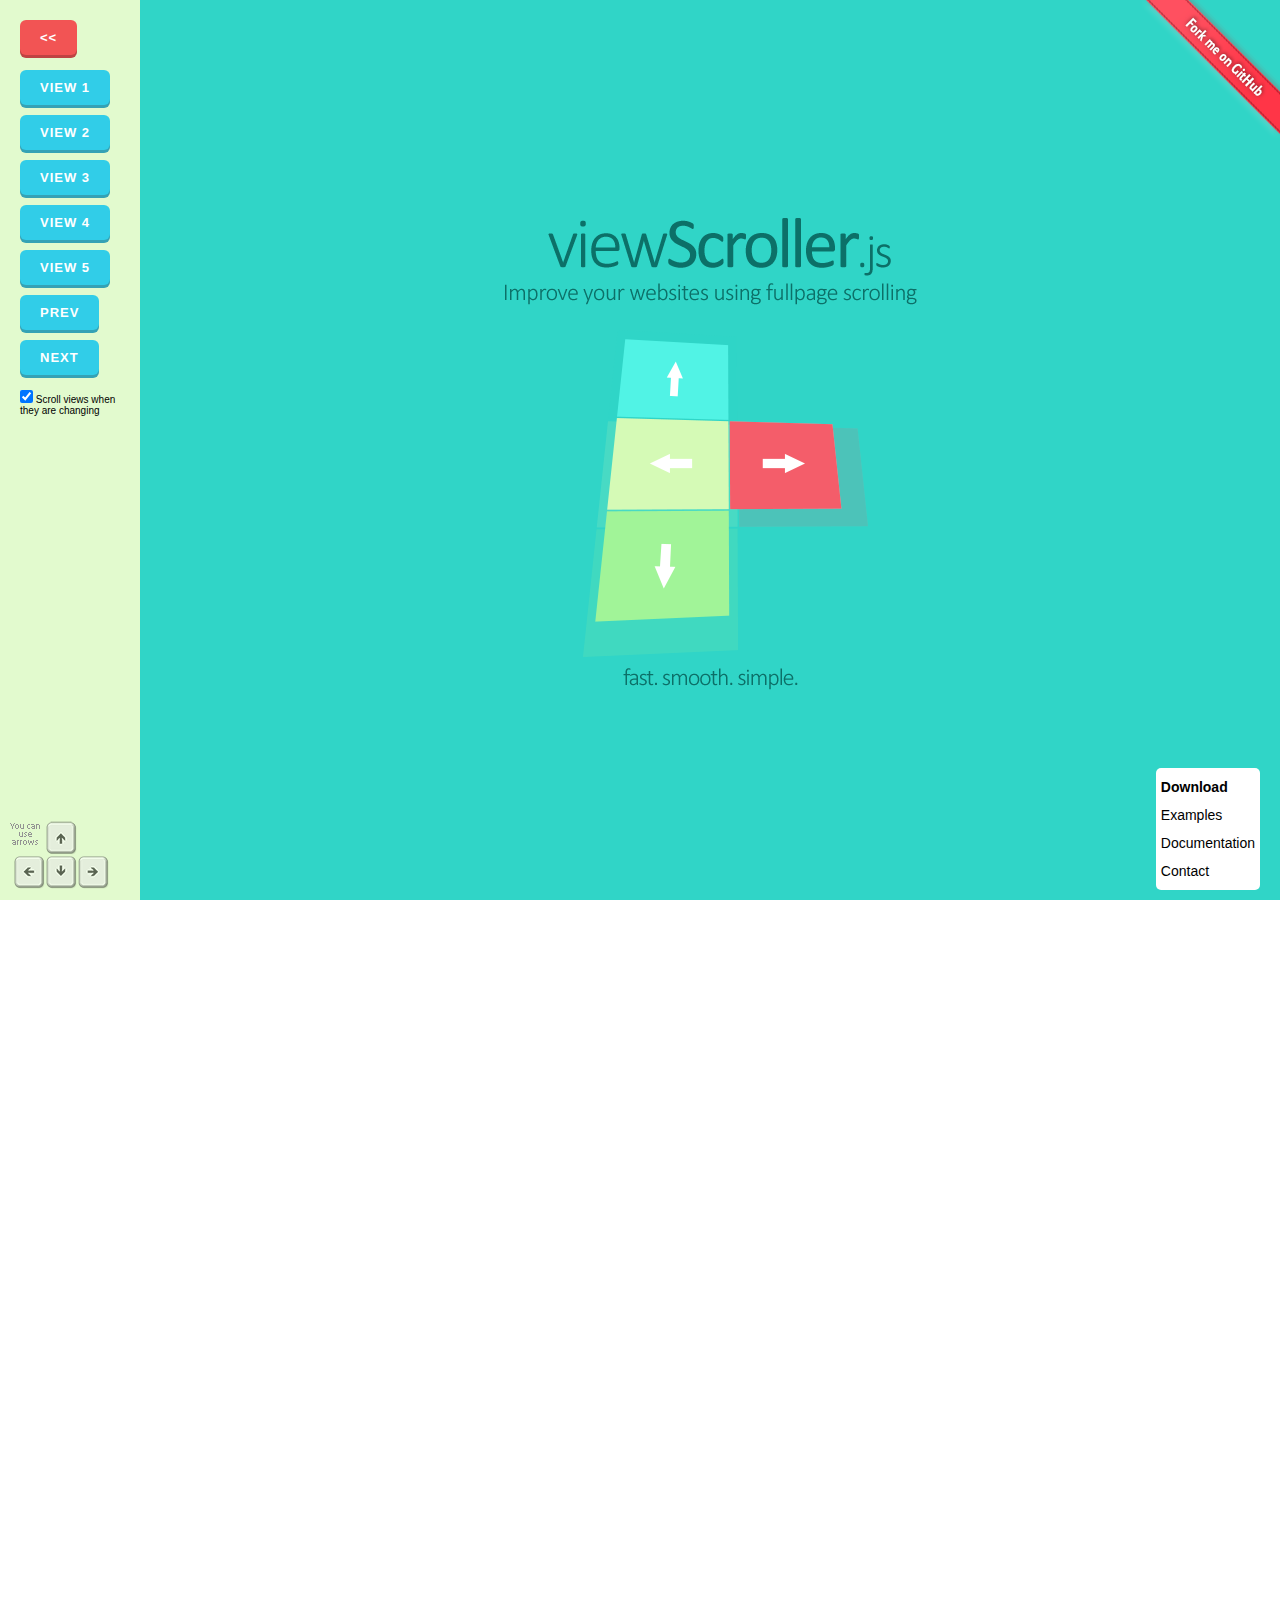
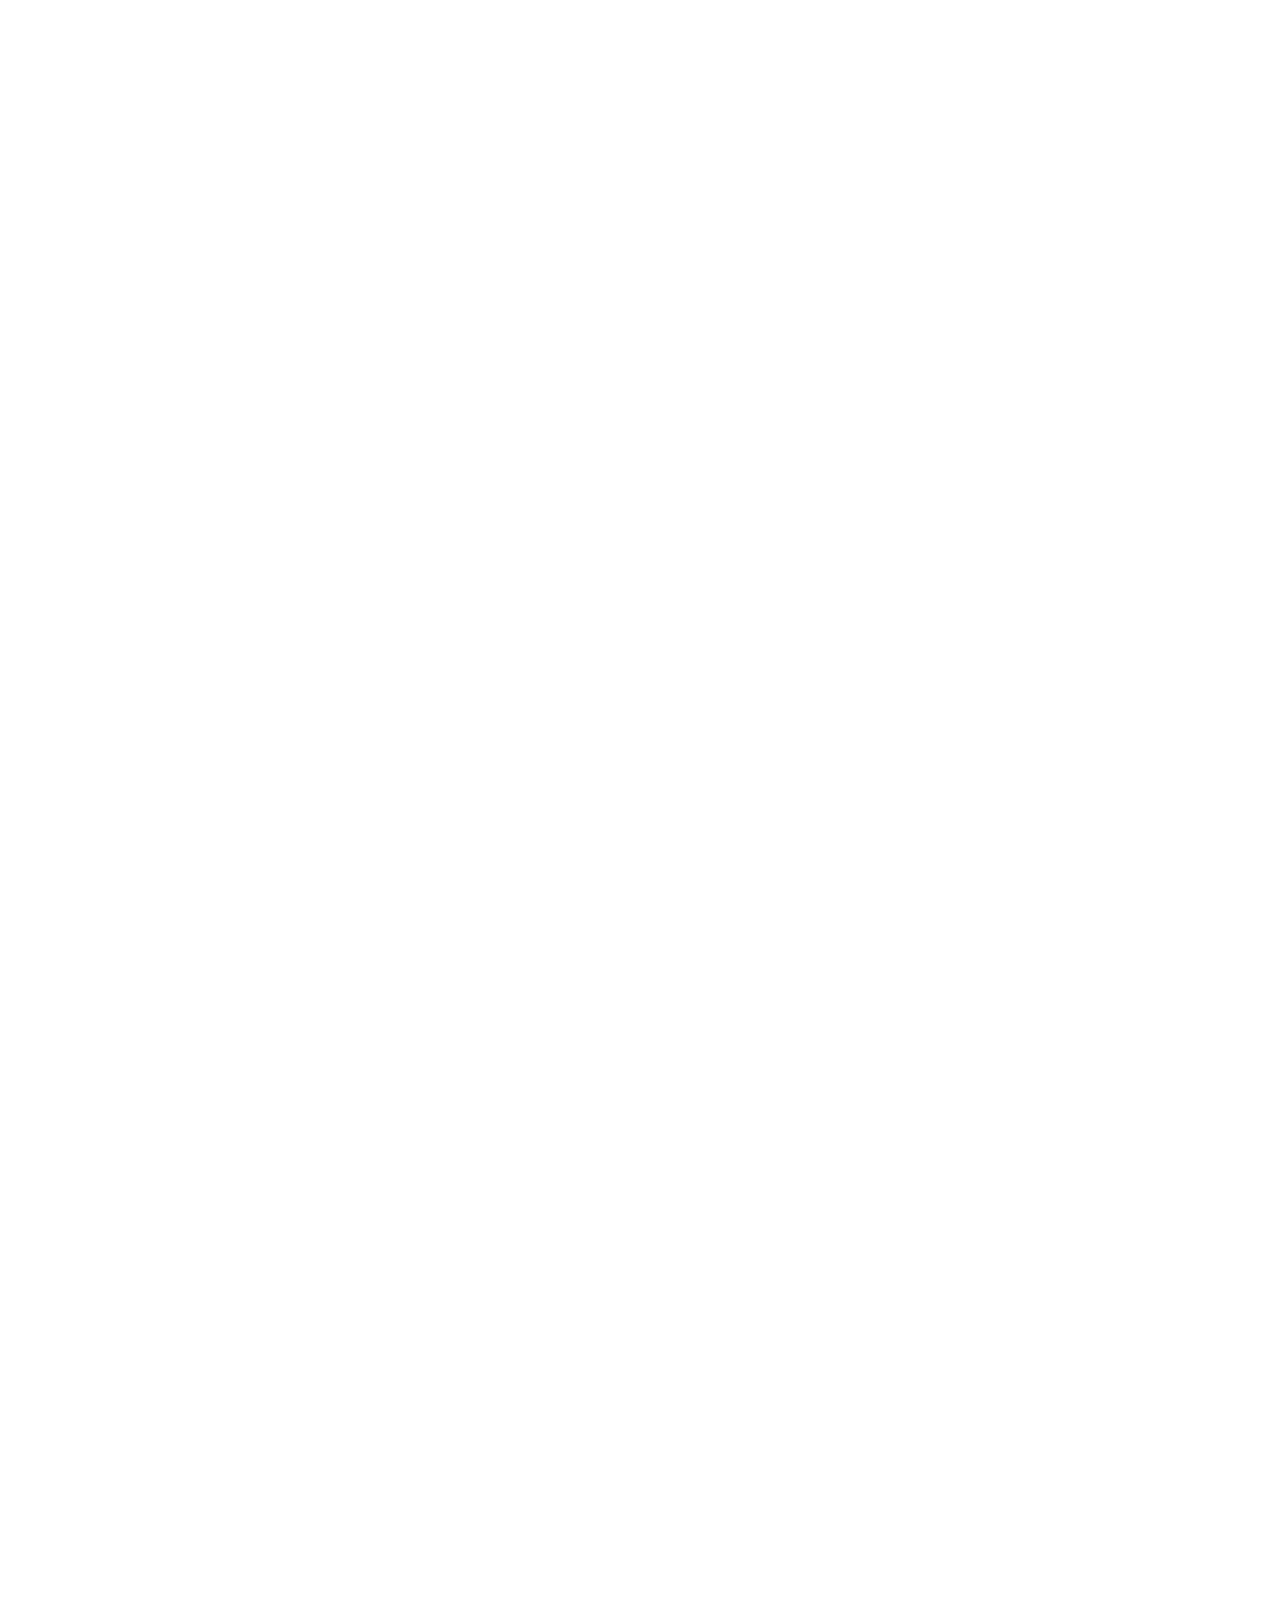
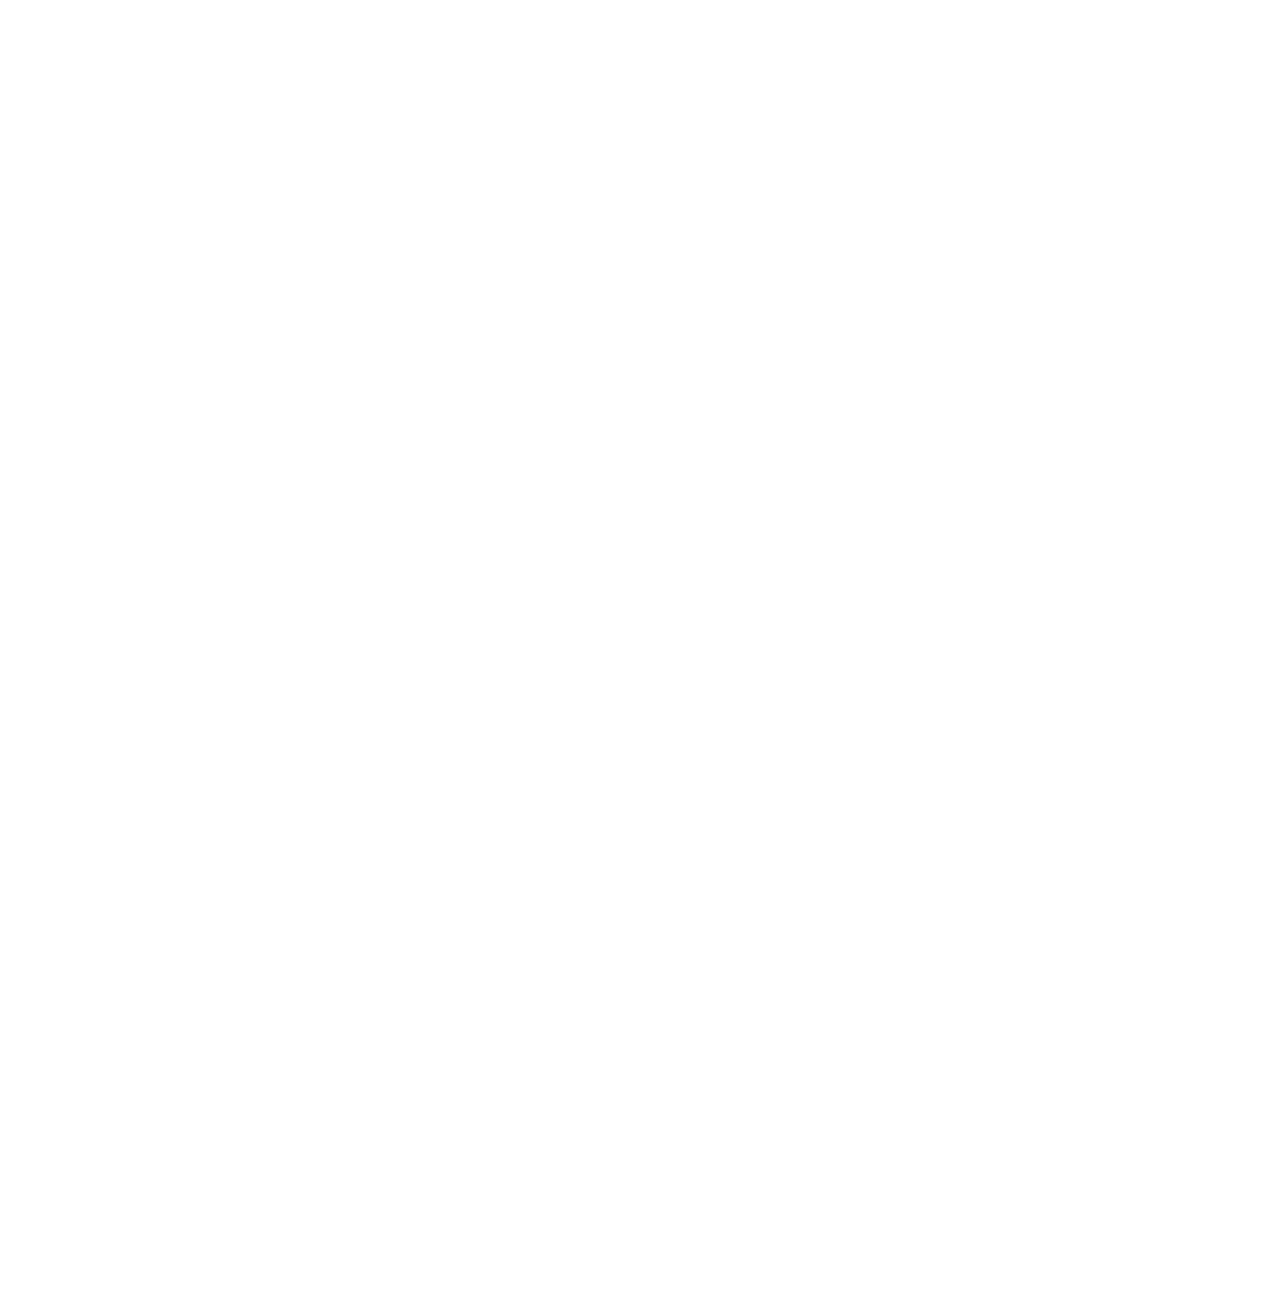
<file: index.html>
﻿<!DOCTYPE html>
<html>

<head>
    <meta charset="utf-8">
    <meta name="viewport" content="width=device-width, initial-scale=1.0, user-scalable=no">
    <meta name="author" content="Copyright (c) 2016 Marcin Gierczak (www.viewdesic.com)">
    <meta name="description" content="viewScroller plugin by Marcin Gierczak. This plugin allows creating fullscreen scrollable webpage." />
    <meta name="keywords" content="viewScroller, fullscreen, html fullpage, scroll page, page scrolling, page scroll, full scroll" />
    <title>viewScroller - Fullpage scrolling plugin</title>
    <link rel="stylesheet" type="text/css" href="viewScroller.css">
    <link rel="stylesheet" type="text/css" href="examples.css">
    <style>
        /* Styles specific for this example */
        
        .menu {
            left: 20px;
        }
        
        .menu-text {
            right: 20px;
        }
        
        .arrows {
            left: 10px;
        }
    </style>
</head>

<body>
    <a href="https://github.com/marge/viewScroller.js"><img src="images/forkme-github.png" alt="Fork me on GitHub" class="forkme"></a>

    <div class="menu">
        <div class="buttons-section-fxd">
            <button id="hidePanel" class="btn-own btn-own-hidepanel raised center">&lt;&lt;</button>
        </div>
        <div class="buttons-section">
            <a href="#view-1" class="vs-anchor"><button class="btn-own btn-own-changeview raised center">View 1</button></a>
        </div>
        <div class="buttons-section">
            <a href="#view-2" class="vs-anchor"><button class="btn-own btn-own-changeview raised center">View 2</button></a>
        </div>
        <div class="buttons-section">
            <a href="#view-3" class="vs-anchor"><button class="btn-own btn-own-changeview raised center">View 3</button></a>
        </div>
        <div class="buttons-section">
            <a href="#view-4" class="vs-anchor"><button class="btn-own btn-own-changeview raised center">View 4</button></a>
        </div>
        <div class="buttons-section">
            <a href="#view-5" class="vs-anchor"><button class="btn-own btn-own-changeview raised center">View 5</button></a>
        </div>
        <div class="buttons-section">
            <button class="btn-own btn-own-changeview raised center vs-mainview-prev">prev</button>
        </div>
        <div class="buttons-section">
            <button class="btn-own btn-own-changeview raised center vs-mainview-next">next</button>
        </div>
        <div class="scroll-checkbox">
            <input id="scroll" type="checkbox" checked>
            <label for="scroll">Scroll views when they are changing</label>
        </div>
    </div>

    <div class="menu-text">
        <a href="http://www.viewdesic.com/viewscroller/distribution/viewscroller.zip"><b>Download</b></a><br>
        <a href="#" class="examples-show">Examples</a><br>
        <a href="http://www.github.com/viewdesic">Documentation</a><br>
        <a href="mailto:marcin.gierczak@viewdesic.com">Contact</a>
    </div>

    <img src="images/arrows.png" alt="You can use arrows to change a view" class="arrows">

    <div class="panel"></div>

    <div class="examples">
        <h1>Examples</h1>
        <ul>
            <li><a href="examples/basic.html" class="link">Basic</a></li>
            <li><a href="examples/basic-scrollbar.html" class="link">Basic with scrollbar</a></li>
            <li><a href="index.html" class="link">Panel left</a></li>
            <li><a href="examples/panel-right.html" class="link">Panel right</a></li>
            <li><a href="examples/panel-left-right.html" class="link">Panel left-right</a></li>
            <li><a href="examples/panel-left-fixed.html" class="link">Panel left <b>fixed</b></a></li>
            <li><a href="examples/panel-right-fixed.html" class="link">Panel right <b>fixed</b></a></li>
            <li><a href="examples/backgrounds.html" class="link">Backgrounds</a></li>
            <li><a href="examples/views-normal-page.html" class="link">Views + normal page</a></li>
            <li><a href="examples/header-footer.html" class="link">Header + footer page</a></li>
            <li><a href="examples/all-functions.html" class="link">All functions</a></li>
            <br>
            <li><a href="#" onclick="javascript: $('.examples').hide()" class="link-small">&lt;&lt; close examples</a></li>
        </ul>
    </div>

    <div class="mainbag">
        <div vs-anchor="view-1" class="mainview view1">
            <div class="vs-center-wrap">
                <div class="vs-center">
                    <img src="images/viewscroller-logo.png" alt="viewScroller logo" class="logo">
                </div>
            </div>
        </div>
        <div vs-anchor="view-2" class="mainview">
            <div class="subbag">
                <div vs-anchor="subview-a" class="subview subview-a">
                    <div class="box">
                        <div class="info">
                            Subview A
                            <div class="pos">
                                <input type="button" value="&lt;" class="vs-subview-prev">
                                <a href="#subview-a" class="vs-anchor"><input type="button" value="A"></a>
                                <a href="#subview-b" class="vs-anchor"><input type="button" value="B"></a>
                                <a href="#subview-c" class="vs-anchor"><input type="button" value="C"></a>
                                <input type="button" value="&gt;" class="vs-subview-next">
                            </div>
                        </div>
                    </div>
                </div>
                <div vs-anchor="subview-b" class="subview subview-b">
                    <div class="box">
                        <div class="info">
                            Subview B
                            <div class="pos">
                                <input type="button" value="&lt;" class="vs-subview-prev">
                                <a href="#subview-a" class="vs-anchor"><input type="button" value="A"></a>
                                <a href="#subview-b" class="vs-anchor"><input type="button" value="B"></a>
                                <a href="#subview-c" class="vs-anchor"><input type="button" value="C"></a>
                                <input type="button" value="&gt;" class="vs-subview-next">
                            </div>
                        </div>
                    </div>
                </div>
                <div vs-anchor="subview-c" class="subview subview-c">
                    <div class="box">
                        <div class="info">
                            Subview C
                            <div class="pos">
                                <input type="button" value="&lt;" class="vs-subview-prev">
                                <a href="#subview-a" class="vs-anchor"><input type="button" value="A"></a>
                                <a href="#subview-b" class="vs-anchor"><input type="button" value="B"></a>
                                <a href="#subview-c" class="vs-anchor"><input type="button" value="C"></a>
                                <input type="button" value="&gt;" class="vs-subview-next">
                            </div>
                        </div>
                    </div>
                </div>
            </div>
        </div>
        <div vs-anchor="view-3" class="mainview view3">
            <div class="box">
                <div class="info">View 3</div>
            </div>
        </div>
        <div vs-anchor="view-4" class="mainview">
            <div class="subbag">
                <div vs-anchor="subview-d" class="subview subview-d">
                    <div class="box">
                        <div class="info">
                            Subview D
                            <div class="pos">
                                <input type="button" value="&lt;" class="vs-subview-prev">
                                <a href="#subview-d" class="vs-anchor"><input type="button" value="D"></a>
                                <a href="#subview-e" class="vs-anchor"><input type="button" value="E"></a>
                                <input type="button" value="&gt;" class="vs-subview-next">
                            </div>
                        </div>
                    </div>
                </div>
                <div vs-anchor="subview-e" class="subview subview-e">
                    <div class="box">
                        <div class="info">
                            Subview E
                            <div class="pos">
                                <input type="button" value="&lt;" class="vs-subview-prev">
                                <a href="#subview-d" class="vs-anchor"><input type="button" value="D"></a>
                                <a href="#subview-e" class="vs-anchor"><input type="button" value="E"></a>
                                <input type="button" value="&gt;" class="vs-subview-next">
                            </div>
                        </div>
                    </div>
                </div>
            </div>
        </div>
        <div vs-anchor="view-5" class="mainview view5">
            <div class="box">
                <div class="info">View 5</div>
            </div>
        </div>
    </div>

    <script src="jquery-3.1.0.min.js"></script>
    <script src="jquery.easing.1.3.js"></script>
    <script src="jquery.mousewheel.min.js"></script>
    <script src="viewScroller.js"></script>
    <script>
        $(document).ready(function() {

            // Sets viewScroller with sample events
            $('.mainbag').viewScroller({
                useScrollbar: false,
                beforeChange: function() {
                    console.log('beforeChange fired!');
                    return false; // It means that views change will be terminated
                },
                afterChange: function() {
                    console.log('afterChange fired!');
                },
                beforeResize: function() {
                    console.log('beforeResize fired!');
                },
                afterResize: function() {
                    console.log('afterResize fired!');
                }
            });

            // Sets start params for MENU
            $('.mainbag').css({
                'left': '140px'
            });
            $.fn.viewScroller.setSpaceMainBag(140); // Sets 140px space for MENU

            // Show / hide menu panel
            $('#hidePanel').on('click', function() {
                if ($('.panel').css('display') !== 'none') {
                    $('#hidePanel').text('>>');
                    $('.panel').hide();
                    $('.mainbag').css({
                        'left': '0px'
                    });
                    $.fn.viewScroller.setSpaceMainBag(0); // sets mainbag's width when panel is closed
                } else {
                    $('#hidePanel').text('<<');
                    $('.panel').show();
                    $('.mainbag').css({
                        'left': '140px'
                    });
                    $.fn.viewScroller.setSpaceMainBag(140); // sets mainbag's width when panel is open
                }
            });

            //Show / hide examples panel
            $('.examples').hide();
            $('.examples-show').click(function() {
                $('.examples').toggle();
            });

            // Turnon / turnoff the scroll views when they are animate
            $('#scroll').on('click', function() {
                if ($('#scroll').prop("checked")) {
                    $.fn.viewScroller.setChangeWhenAnim(true);
                } else {
                    $.fn.viewScroller.setChangeWhenAnim(false);
                }
            });

        });
    </script>
</body>

</html>
</file>
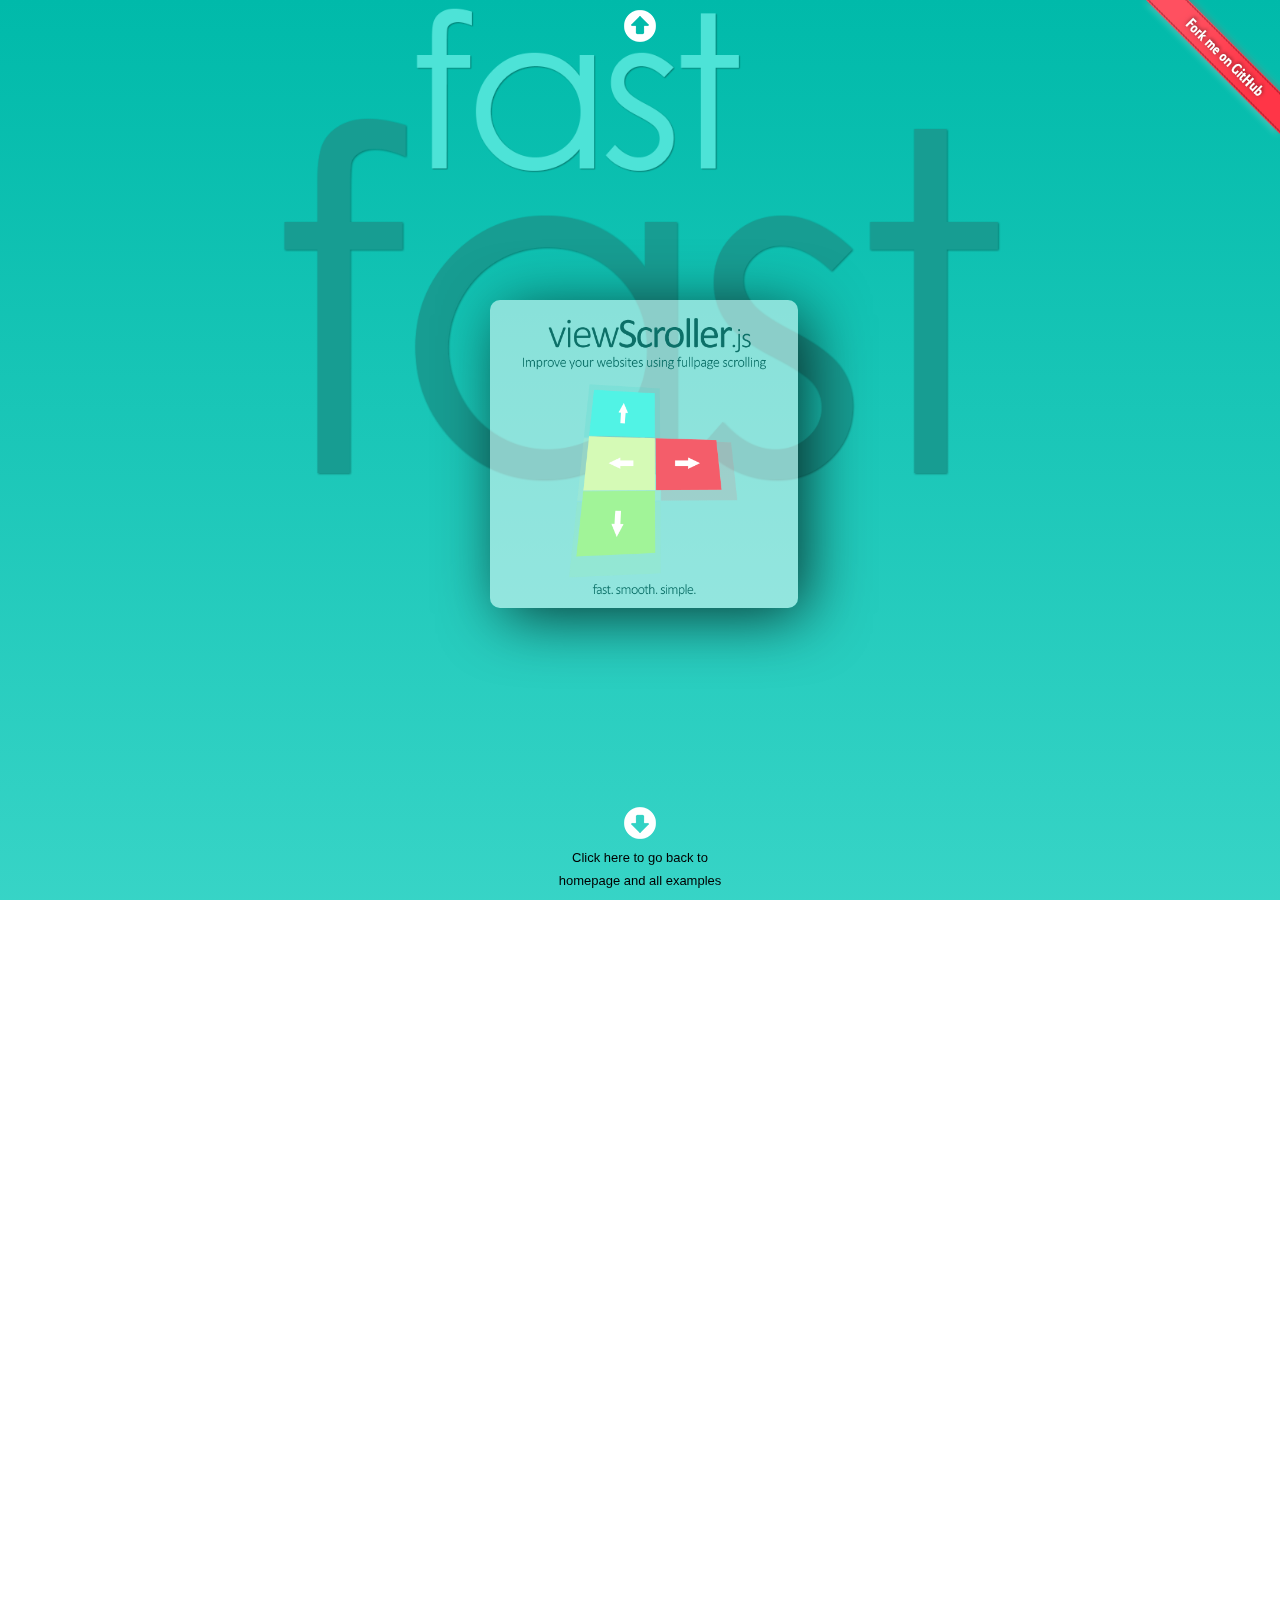
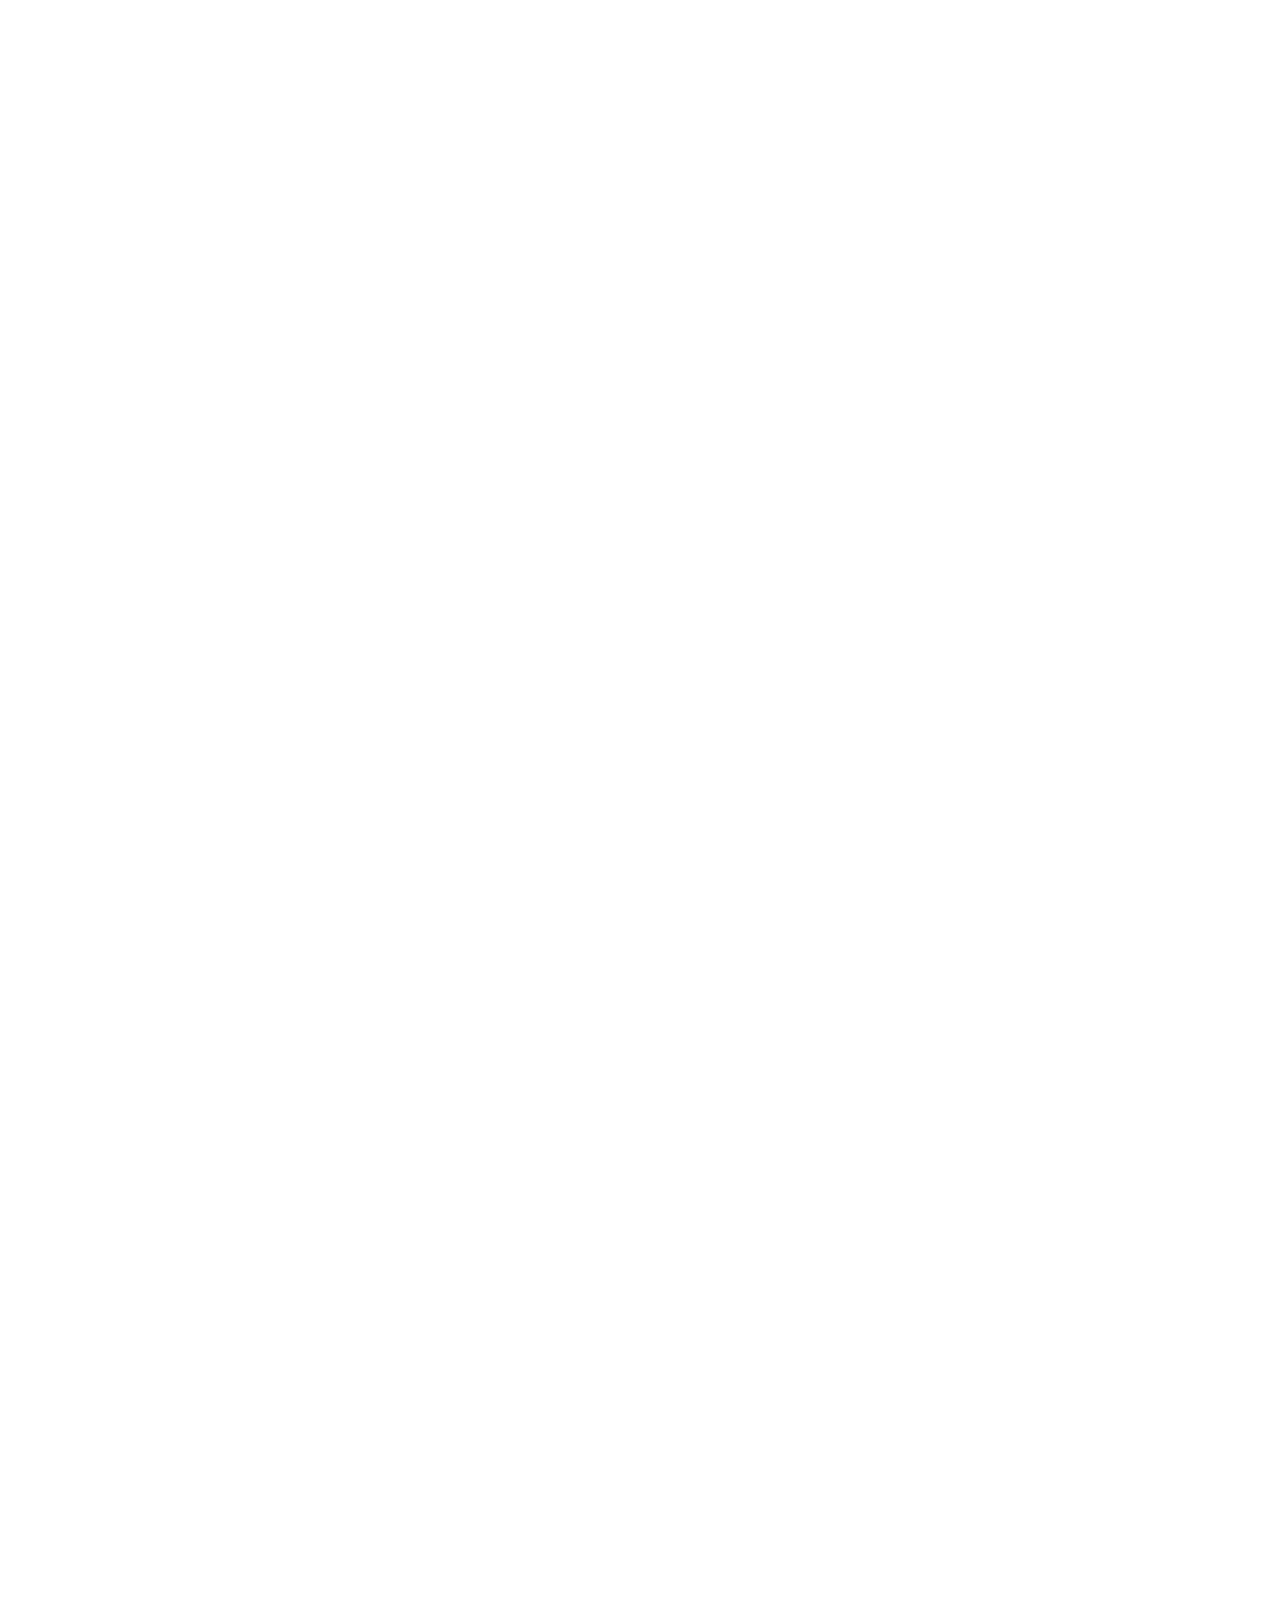
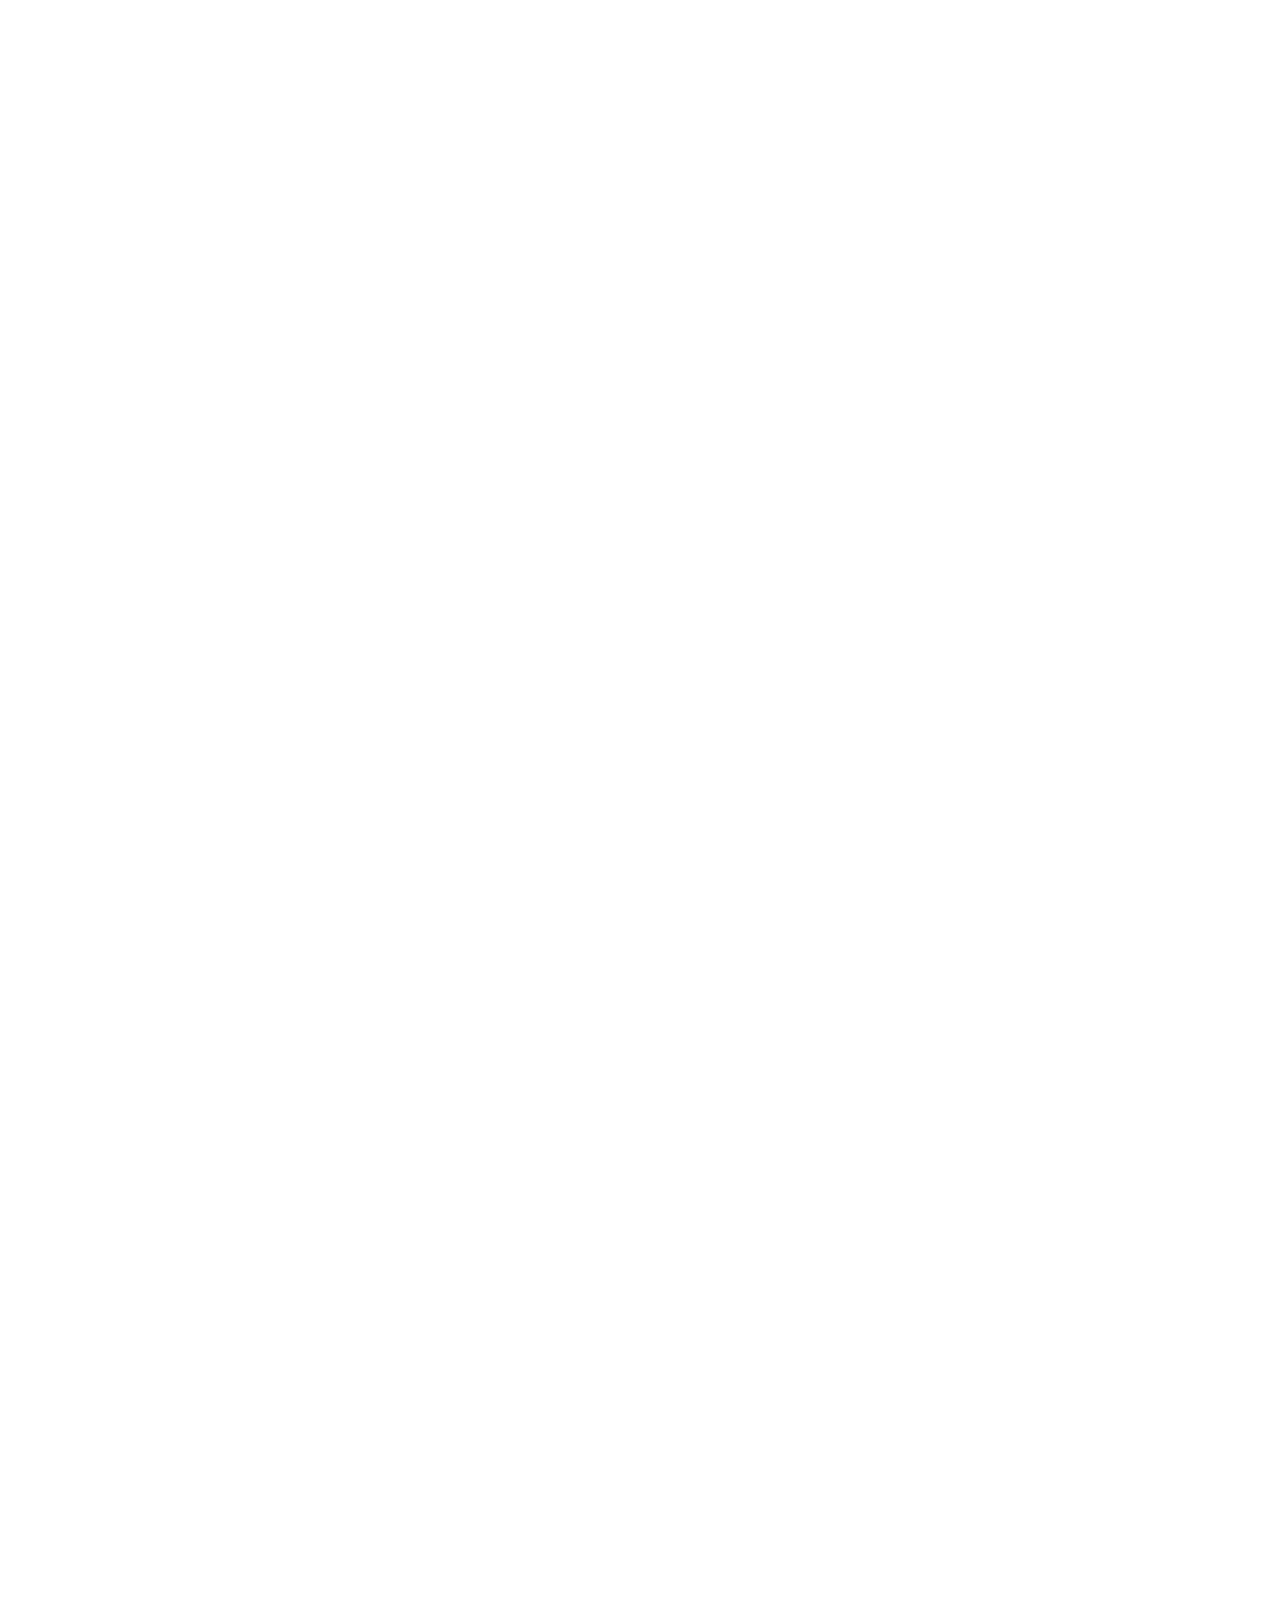
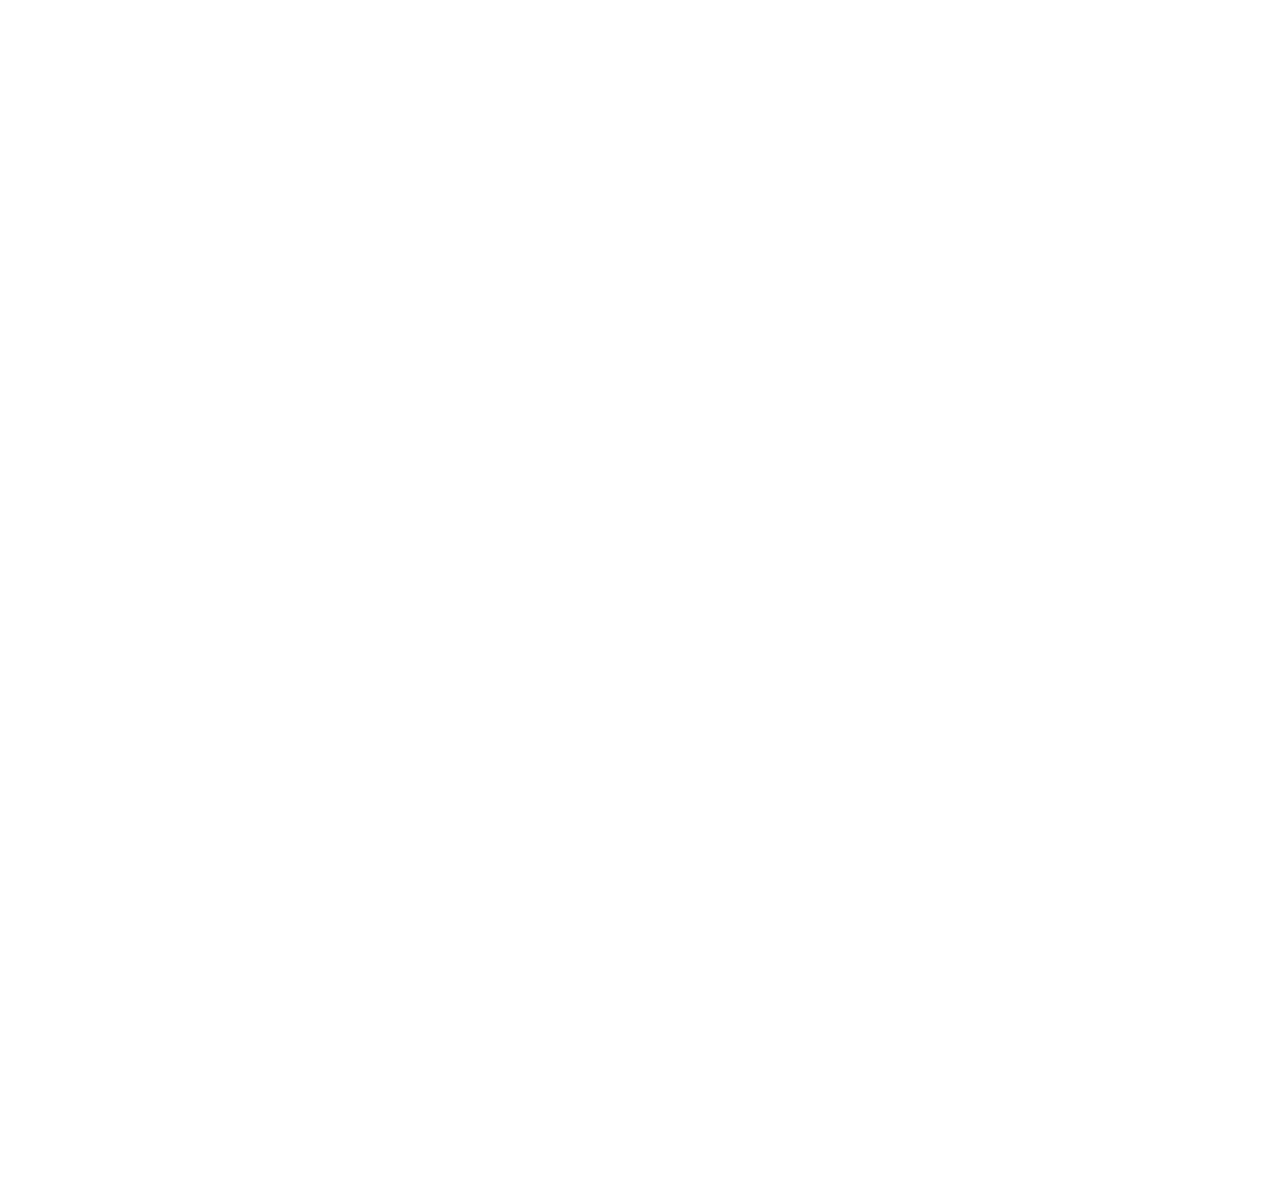
<file: examples/extra-sample.html>
﻿<!DOCTYPE html>
<html>

<head>
    <meta charset="utf-8">
    <meta name="viewport" content="width=device-width, initial-scale=1.0, user-scalable=no">
    <meta name="author" content="Copyright (c) 2016 Marcin Gierczak (www.viewdesic.com)">
    <meta name="description" content="viewScroller plugin by Marcin Gierczak. This plugin allows creating fullscreen scrollable webpage." />
    <meta name="keywords" content="viewScroller, fullscreen, html fullpage, scroll page, page scrolling, page scroll, full scroll" />
    <title>viewScroller - Extra example</title>
    <link rel="stylesheet" type="text/css" href="../viewScroller.css">
    <style>
        /* Custom views styles */
        
        .view1 {
            background: #00baaa;
            background: -webkit-linear-gradient(#00baaa, #7af4e9);
            background: -o-linear-gradient(#00baaa, #7af4e9);
            background: -moz-linear-gradient(#00baaa, #7af4e9);
            background: linear-gradient(#00baaa, #7af4e9);
        }
        
        .view2 {
            background: #26bece;
            background: -webkit-linear-gradient(#7af4e9, #26bece);
            background: -o-linear-gradient(#7af4e9, #26bece);
            background: -moz-linear-gradient(#7af4e9, #26bece);
            background: linear-gradient(#7af4e9, #26bece);
        }
        
        .view3 {
            background: #26bece;
            background: -webkit-linear-gradient(#26bece, #1c93a0);
            background: -o-linear-gradient(#26bece, #1c93a0);
            background: -moz-linear-gradient(#26bece, #1c93a0);
            background: linear-gradient(#26bece, #1c93a0);
        }
        /* Styles specific for this example */
        
        a {
            text-decoration: none;
            font-size: 13px;
            color: #000;
        }
        
        .menu-up {
            position: fixed;
            top: 10px;
            margin-left: -16px;
            left: 50%;
            width: 32px;
            font-family: Arial;
            font-size: 20px;
            z-index: 10;
        }
        
        .menu-down {
            position: fixed;
            bottom: 10px;
            margin-left: -100px;
            left: 50%;
            width: 200px;
            font-family: Arial;
            font-size: 20px;
            z-index: 10;
            text-align: center;
        }
        
        .forkme {
            position: fixed;
            z-index: 30;
            top: 0;
            right: 0;
            border: 0;
        }
        
        .logo {
            position: fixed;
            z-index: 30;
            top: 50%;
            left: 50%;
            margin-top: -150px;
            margin-left: -150px;
            max-width: 288px;
            max-height: 288px;
            background: rgba(255, 255, 255, .5);
            padding: 10px 10px;
            border-radius: 10px;
            -webkit-box-shadow: 10px 10px 63px -4px rgba(0, 0, 0, 0.75);
            -moz-box-shadow: 10px 10px 63px -4px rgba(0, 0, 0, 0.75);
            box-shadow: 10px 10px 63px -4px rgba(0, 0, 0, 0.75);
			-webkit-transition: box-shadow .5s ease;
			-moz-transition: box-shadow .5s ease;
			-o-transition: box-shadow .5s ease;
			transition: box-shadow .5s ease;
        }
		
		.logo:hover {
			-webkit-box-shadow: 5px 5px 30px -4px rgba(0, 0, 0, 0.75);
            -moz-box-shadow: 5px 5px 30px -4px rgba(0, 0, 0, 0.75);
            box-shadow: 5px 5px 30px -4px rgba(0, 0, 0, 0.75);
		}
		
		.logo:active {
			-webkit-box-shadow: 0 0 rgba(0, 0, 0, 0.75);
            -moz-box-shadow: 0 0 rgba(0, 0, 0, 0.75);
            box-shadow: 0 0 rgba(0, 0, 0, 0.75);
		}
        
        .inscription {
            width: 80vw;
            min-width: 600px;
            max-width: 1300px;
        }
        
        .up:hover,
        .down:hover {
            -webkit-filter: opacity(.5);
			-moz-filter: opacity(.5);
			-ms-filter: "progid:DXImageTransform.Microsoft.Alpha(Opacity=50)";
            filter: opacity(.5);
        }
        
        input[type="button"] {
            -webkit-appearance: none;
            display: inline-block;
            padding: 5px 10px;
            font-size: 12px;
            cursor: pointer;
            text-align: center;
            text-decoration: none;
            outline: none;
            color: #000;
            background-color: #fff;
            border: none;
            border-radius: 5px;
            box-shadow: 0 2px #000;
        }
        /* Extends predefined vs-center class */
        
        .vs-center {
            position: fixed;
            font-family: Arial, Tahoma;
            font-size: 50px;
            color: rgba(0, 0, 0, .6)
        }
        
        .vs-center-fixed {
            position: fixed;
            font-family: Arial, Tahoma;
            font-size: 50px;
            color: rgba(0, 0, 0, .6)
        }
    </style>
</head>

<body>
    <a href="https://github.com/Viewdesic/viewScroller.js"><img src="../images/forkme-github.png" alt="Fork me on GitHub" class="forkme"></a>

    <div class="menu-up">
        <a class="vs-mainview-prev"><img src="../images/up.png" class="up"></a>
    </div>

    <div class="menu-down">
        <a class="vs-mainview-next"><img src="../images/down.png" class="down"></a><br>
        <a href="../index.html">Click here to go back to homepage and all examples</a><br>
    </div>

    <a href="../index.html"><img src="../images/viewscroller-logo.png" alt="viewScroller logo" class="logo"></a>

    <div class="mainbag">
        <div vs-anchor="view-1" class="mainview view1">
            <img src="../images/fast.png" class="inscription">
        </div>
        <div vs-anchor="view-2" class="mainview view2">
            <img src="../images/smooth.png" class="inscription">
        </div>
        <div vs-anchor="view-3" class="mainview view3">
            <img src="../images/simple.png" class="inscription">
        </div>
    </div>

    <script src="../jquery-3.1.0.min.js"></script>
    <script src="../jquery.easing.min.js"></script>
    <script src="../jquery.mousewheel.min.js"></script>
    <script src="../viewScroller.js"></script>
    <script>
        $(document).ready(function() {

            // Sets viewScroller
            $('.mainbag').viewScroller({
                animSpeedMainView: 2000,
                animEffectMainViewCss3: 'cubic-bezier(0.42, 0, 0.58, 1)',
                useScrollbar: false,
                changeWhenAnim: false,
                viewsHeight: [2000, 2000, 2000]
            });

        });
    </script>
</body>

</html>
</file>
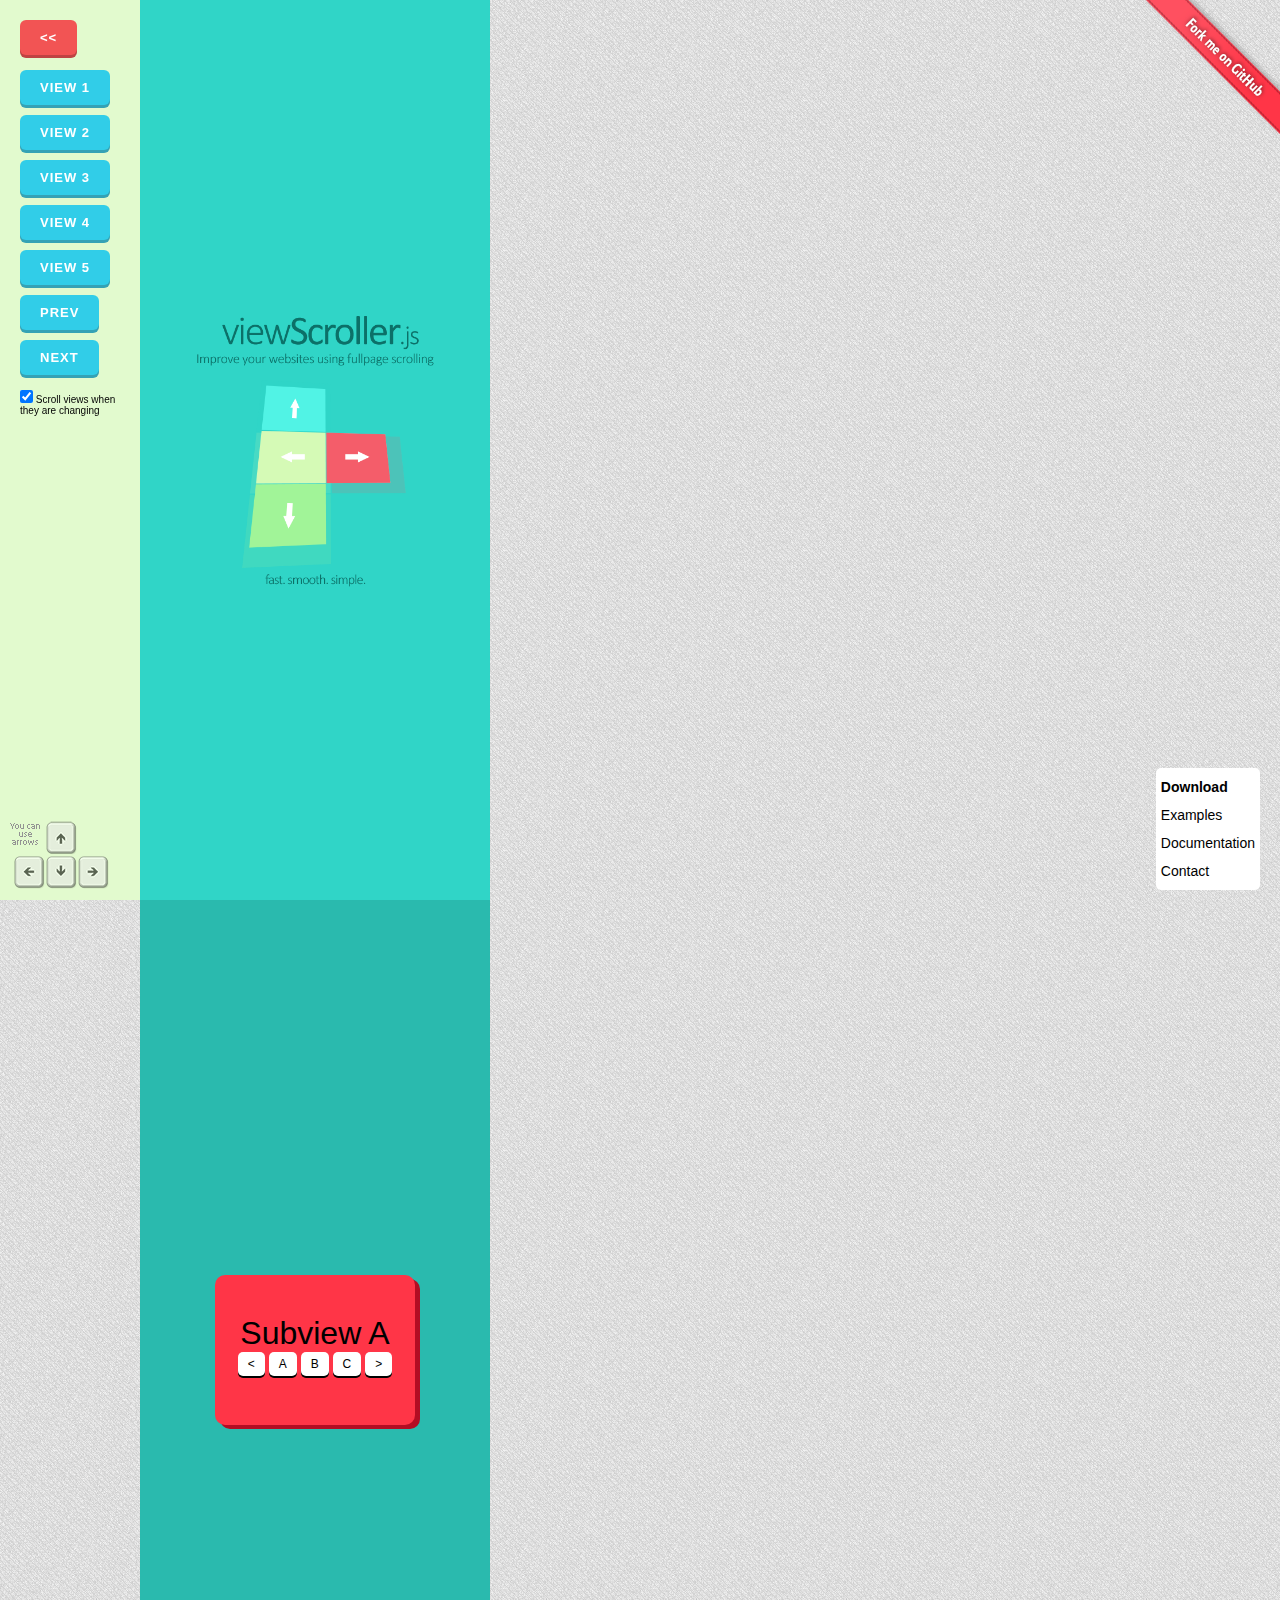
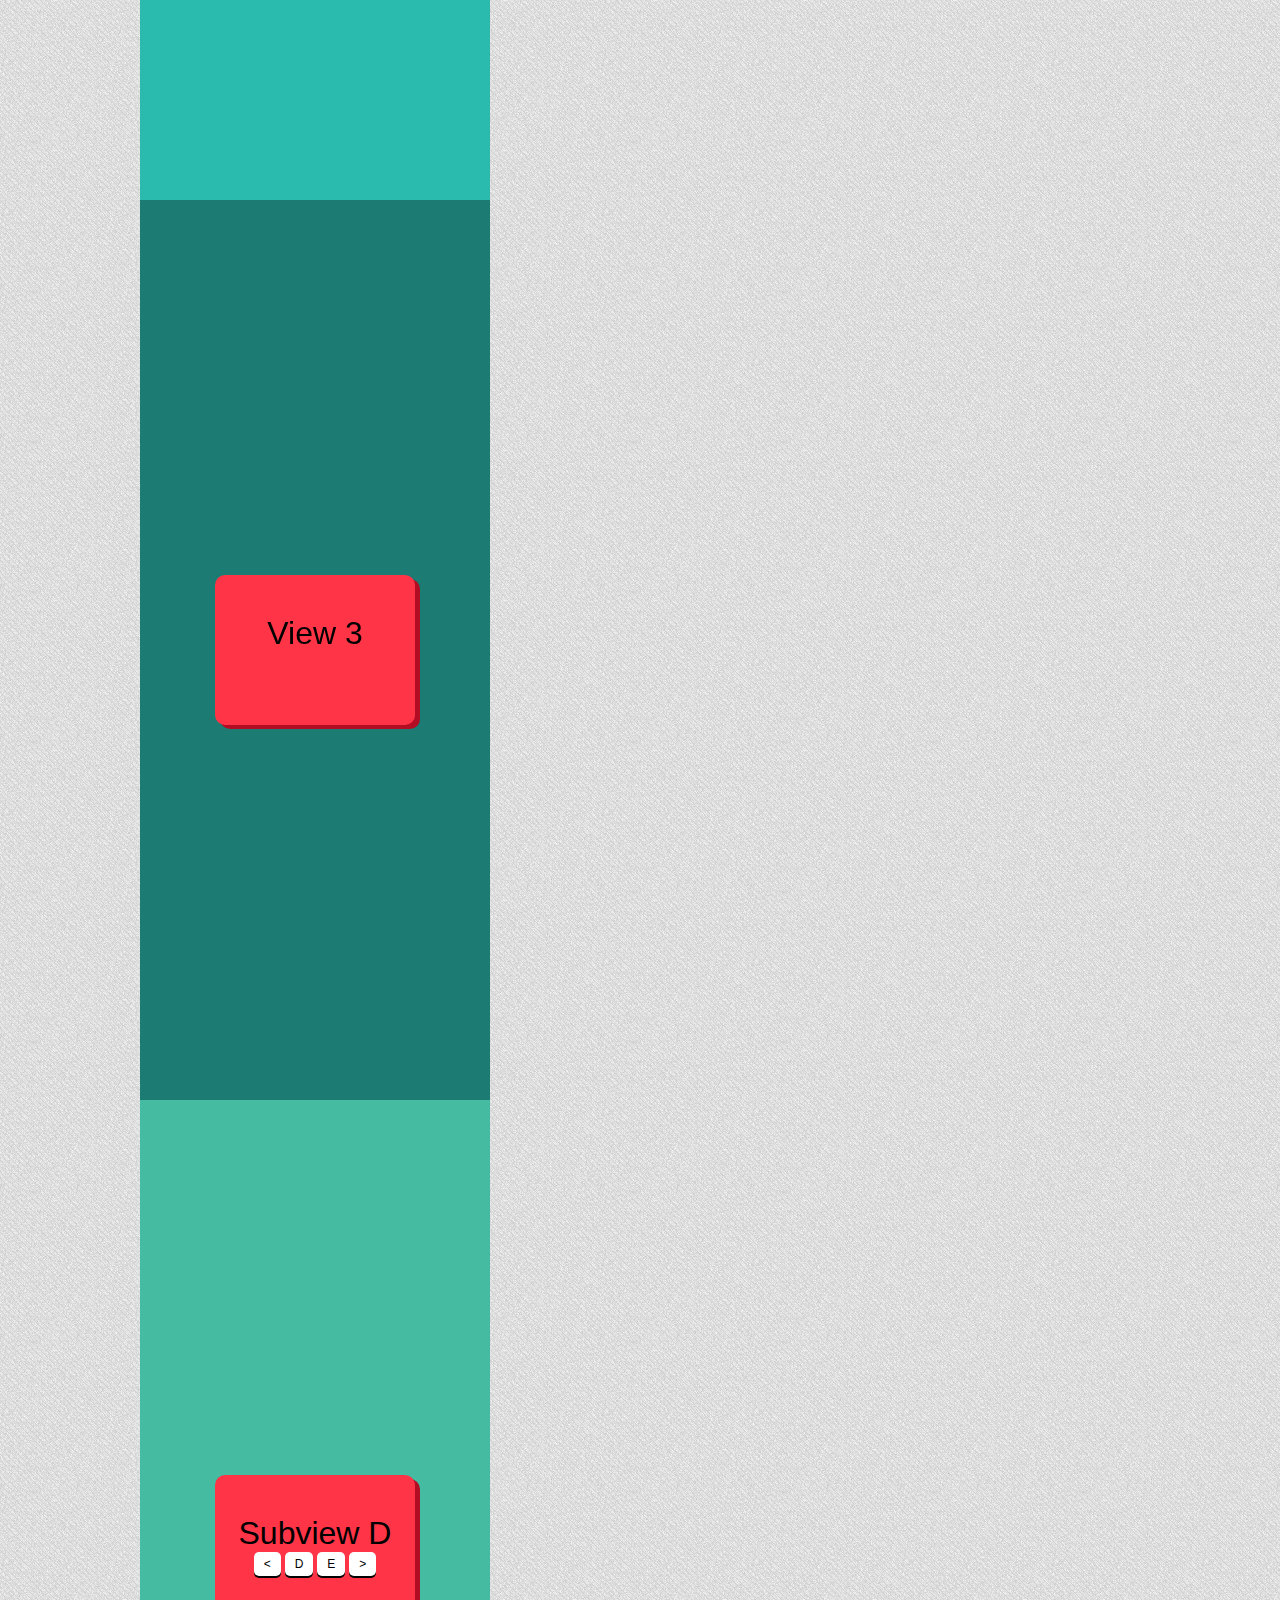
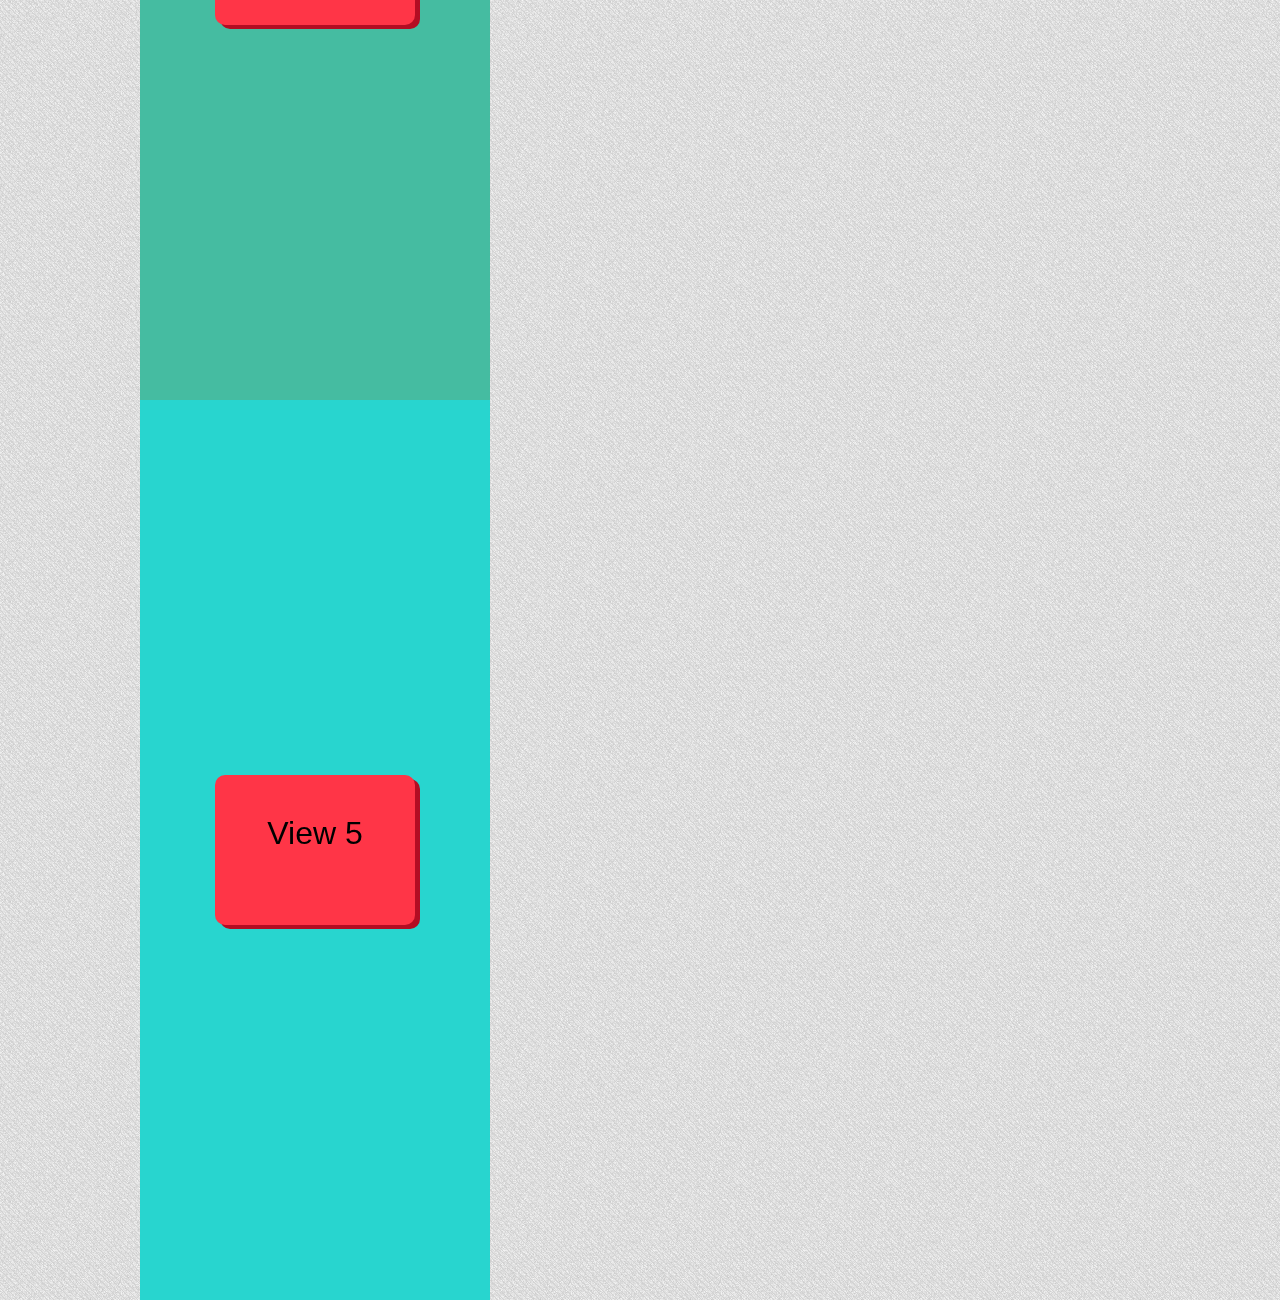
<file: examples/panel-left-fixed.html>
﻿<!DOCTYPE html>
<html>

<head>
    <meta charset="utf-8">
    <meta name="viewport" content="width=device-width, initial-scale=1.0, user-scalable=no">
    <meta name="author" content="Copyright (c) 2016 Marcin Gierczak (www.viewdesic.com)">
    <meta name="description" content="viewScroller plugin by Marcin Gierczak. This plugin allows creating fullscreen scrollable webpage." />
    <meta name="keywords" content="viewScroller, fullscreen, html fullpage, scroll page, page scrolling, page scroll, full scroll" />
    <title>viewScroller - Panel left fixed example</title>
    <link rel="stylesheet" type="text/css" href="../viewScroller.css">
    <link rel="stylesheet" type="text/css" href="../examples.css">
    <style>
        /* Styles specific for this example */
        
        body {
            background-image: url('../images/pattern.png');
            background-repeat: repeat;
        }
        
        .menu {
            left: 20px;
        }
        
        .menu-text {
            right: 20px;
        }
        
        .arrows {
            left: 10px;
        }
    </style>
</head>

<body>
    <a class="forkme" href="https://github.com/Viewdesic/viewScroller.js"><img src="../images/forkme-github.png" alt="Fork me on GitHub" class="forkme"></a>

    <div class="menu">
        <div class="buttons-section-fxd">
            <button id="hidePanel" class="btn-own btn-own-hidepanel raised center">&lt;&lt;</button>
        </div>
        <div class="buttons-section">
            <a href="#view-1" class="vs-anchor"><button class="btn-own btn-own-changeview raised center">View 1</button></a>
        </div>
        <div class="buttons-section">
            <a href="#view-2" class="vs-anchor"><button class="btn-own btn-own-changeview raised center">View 2</button></a>
        </div>
        <div class="buttons-section">
            <a href="#view-3" class="vs-anchor"><button class="btn-own btn-own-changeview raised center">View 3</button></a>
        </div>
        <div class="buttons-section">
            <a href="#view-4" class="vs-anchor"><button class="btn-own btn-own-changeview raised center">View 4</button></a>
        </div>
        <div class="buttons-section">
            <a href="#view-5" class="vs-anchor"><button class="btn-own btn-own-changeview raised center">View 5</button></a>
        </div>
        <div class="buttons-section">
            <button class="btn-own btn-own-changeview raised center vs-mainview-prev">prev</button>
        </div>
        <div class="buttons-section">
            <button class="btn-own btn-own-changeview raised center vs-mainview-next">next</button>
        </div>
        <div class="scroll-checkbox">
            <input id="scroll" type="checkbox" checked>
            <label for="scroll">Scroll views when they are changing</label>
        </div>
    </div>

    <div class="menu-text">
        <a href="http://www.viewdesic.com/viewscroller/distribution/viewscroller.zip"><b>Download</b></a><br>
        <a href="#" class="examples-show">Examples</a><br>
        <a href="https://github.com/Viewdesic/viewScroller.js">Documentation</a><br>
        <a href="mailto:marcin.gierczak@viewdesic.com">Contact</a>
    </div>

    <img src="../images/arrows.png" alt="You can use arrows to change a view" class="arrows">

    <div class="panel"></div>

    <div class="examples">
        <h1>Examples</h1>
        <ul>
            <li><a href="basic.html" class="link">Basic</a></li>
            <li><a href="basic-scrollbar.html" class="link">Basic with scrollbar</a></li>
            <li><a href="../index.html" class="link">Panel left</a></li>
            <li><a href="panel-right.html" class="link">Panel right</a></li>
            <li><a href="panel-left-right.html" class="link">Panel left-right</a></li>
            <li><a href="panel-left-fixed.html" class="link">Panel left <b>fixed</b></a></li>
            <li><a href="panel-right-fixed.html" class="link">Panel right <b>fixed</b></a></li>
            <li><a href="backgrounds.html" class="link">Backgrounds</a></li>
            <li><a href="views-normal-page.html" class="link">Views + normal page</a></li>
            <li><a href="header-footer.html" class="link">Header + footer page</a></li>
            <li><a href="all-functions.html" class="link">All functions</a></li>
            <br>
            <li><a href="#" onclick="javascript: $('.examples').hide()" class="link-small">&lt;&lt; close examples</a></li>
        </ul>
    </div>

    <div class="mainbag">
        <div vs-anchor="view-1" class="mainview view1">
            <div class="vs-center-wrap">
                <div class="vs-center">
                    <img src="../images/viewscroller-logo.png" alt="viewScroller logo" class="logo">
                </div>
            </div>
        </div>
        <div vs-anchor="view-2" class="mainview">
            <div class="subbag">
                <div vs-anchor="subview-a" class="subview subview-a">
                    <div class="box">
                        <div class="info">
                            Subview A
                            <div class="pos">
                                <input type="button" value="&lt;" class="vs-subview-prev">
                                <a href="#subview-a" class="vs-anchor"><input type="button" value="A"></a>
                                <a href="#subview-b" class="vs-anchor"><input type="button" value="B"></a>
                                <a href="#subview-c" class="vs-anchor"><input type="button" value="C"></a>
                                <input type="button" value="&gt;" class="vs-subview-next">
                            </div>
                        </div>
                    </div>
                </div>
                <div vs-anchor="subview-b" class="subview subview-b">
                    <div class="box">
                        <div class="info">
                            Subview B
                            <div class="pos">
                                <input type="button" value="&lt;" class="vs-subview-prev">
                                <a href="#subview-a" class="vs-anchor"><input type="button" value="A"></a>
                                <a href="#subview-b" class="vs-anchor"><input type="button" value="B"></a>
                                <a href="#subview-c" class="vs-anchor"><input type="button" value="C"></a>
                                <input type="button" value="&gt;" class="vs-subview-next">
                            </div>
                        </div>
                    </div>
                </div>
                <div vs-anchor="subview-c" class="subview subview-c">
                    <div class="box">
                        <div class="info">
                            Subview C
                            <div class="pos">
                                <input type="button" value="&lt;" class="vs-subview-prev">
                                <a href="#subview-a" class="vs-anchor"><input type="button" value="A"></a>
                                <a href="#subview-b" class="vs-anchor"><input type="button" value="B"></a>
                                <a href="#subview-c" class="vs-anchor"><input type="button" value="C"></a>
                                <input type="button" value="&gt;" class="vs-subview-next">
                            </div>
                        </div>
                    </div>
                </div>
            </div>
        </div>
        <div vs-anchor="view-3" class="mainview view3">
            <div class="box">
                <div class="info">View 3</div>
            </div>
        </div>
        <div vs-anchor="view-4" class="mainview">
            <div class="subbag">
                <div vs-anchor="subview-d" class="subview subview-d">
                    <div class="box">
                        <div class="info">
                            Subview D
                            <div class="pos">
                                <input type="button" value="&lt;" class="vs-subview-prev">
                                <a href="#subview-d" class="vs-anchor"><input type="button" value="D"></a>
                                <a href="#subview-e" class="vs-anchor"><input type="button" value="E"></a>
                                <input type="button" value="&gt;" class="vs-subview-next">
                            </div>
                        </div>
                    </div>
                </div>
                <div vs-anchor="subview-e" class="subview subview-e">
                    <div class="box">
                        <div class="info">
                            Subview E
                            <div class="pos">
                                <input type="button" value="&lt;" class="vs-subview-prev">
                                <a href="#subview-d" class="vs-anchor"><input type="button" value="D"></a>
                                <a href="#subview-e" class="vs-anchor"><input type="button" value="E"></a>
                                <input type="button" value="&gt;" class="vs-subview-next">
                            </div>
                        </div>
                    </div>
                </div>
            </div>
        </div>
        <div vs-anchor="view-5" class="mainview view5">
            <div class="box">
                <div class="info">View 5</div>
            </div>
        </div>
    </div>

    <script src="../jquery-3.1.0.min.js"></script>
    <script src="../jquery.easing.min.js"></script>
    <script src="../jquery.mousewheel.min.js"></script>
    <script src="../viewScroller.js"></script>
    <script>
        $(document).ready(function() {

            // Sets viewScroller
            $('.mainbag').viewScroller({
                useScrollbar: false
            });

            // Sets fixed width of mainview
            $.fn.viewScroller.setFixedWidth(350);

            // Sets start params for MENU
            $('.mainbag').css({
                'left': '140px'
            });
            $.fn.viewScroller.setSpaceMainBag(140); // Sets 140px space for MENU

            // Show / hide menu panel
            $('#hidePanel').on('click', function() {
                if ($('.panel').css('display') !== 'none') {
                    $('#hidePanel').text('>>');
                    $('.panel').hide();
                    $('.mainbag').css({
                        'left': '0px'
                    });
                    $.fn.viewScroller.setSpaceMainBag(0); // sets mainbag's width when panel is closed
                } else {
                    $('#hidePanel').text('<<');
                    $('.panel').show();
                    $('.mainbag').css({
                        'left': '140px'
                    });
                    $.fn.viewScroller.setSpaceMainBag(140); // sets mainbag's width when panel is open
                }
            });

            //Show / hide examples panel
            $('.examples').hide();
            $('.examples-show').click(function() {
                $('.examples').toggle();
            });

            // Turnon / turnoff the scroll views when they are animate
            $('#scroll').on('click', function() {
                if ($('#scroll').prop("checked")) {
                    $.fn.viewScroller.setChangeWhenAnim(true);
                } else {
                    $.fn.viewScroller.setChangeWhenAnim(false);
                }
            });

        });
    </script>
</body>

</html>
</file>
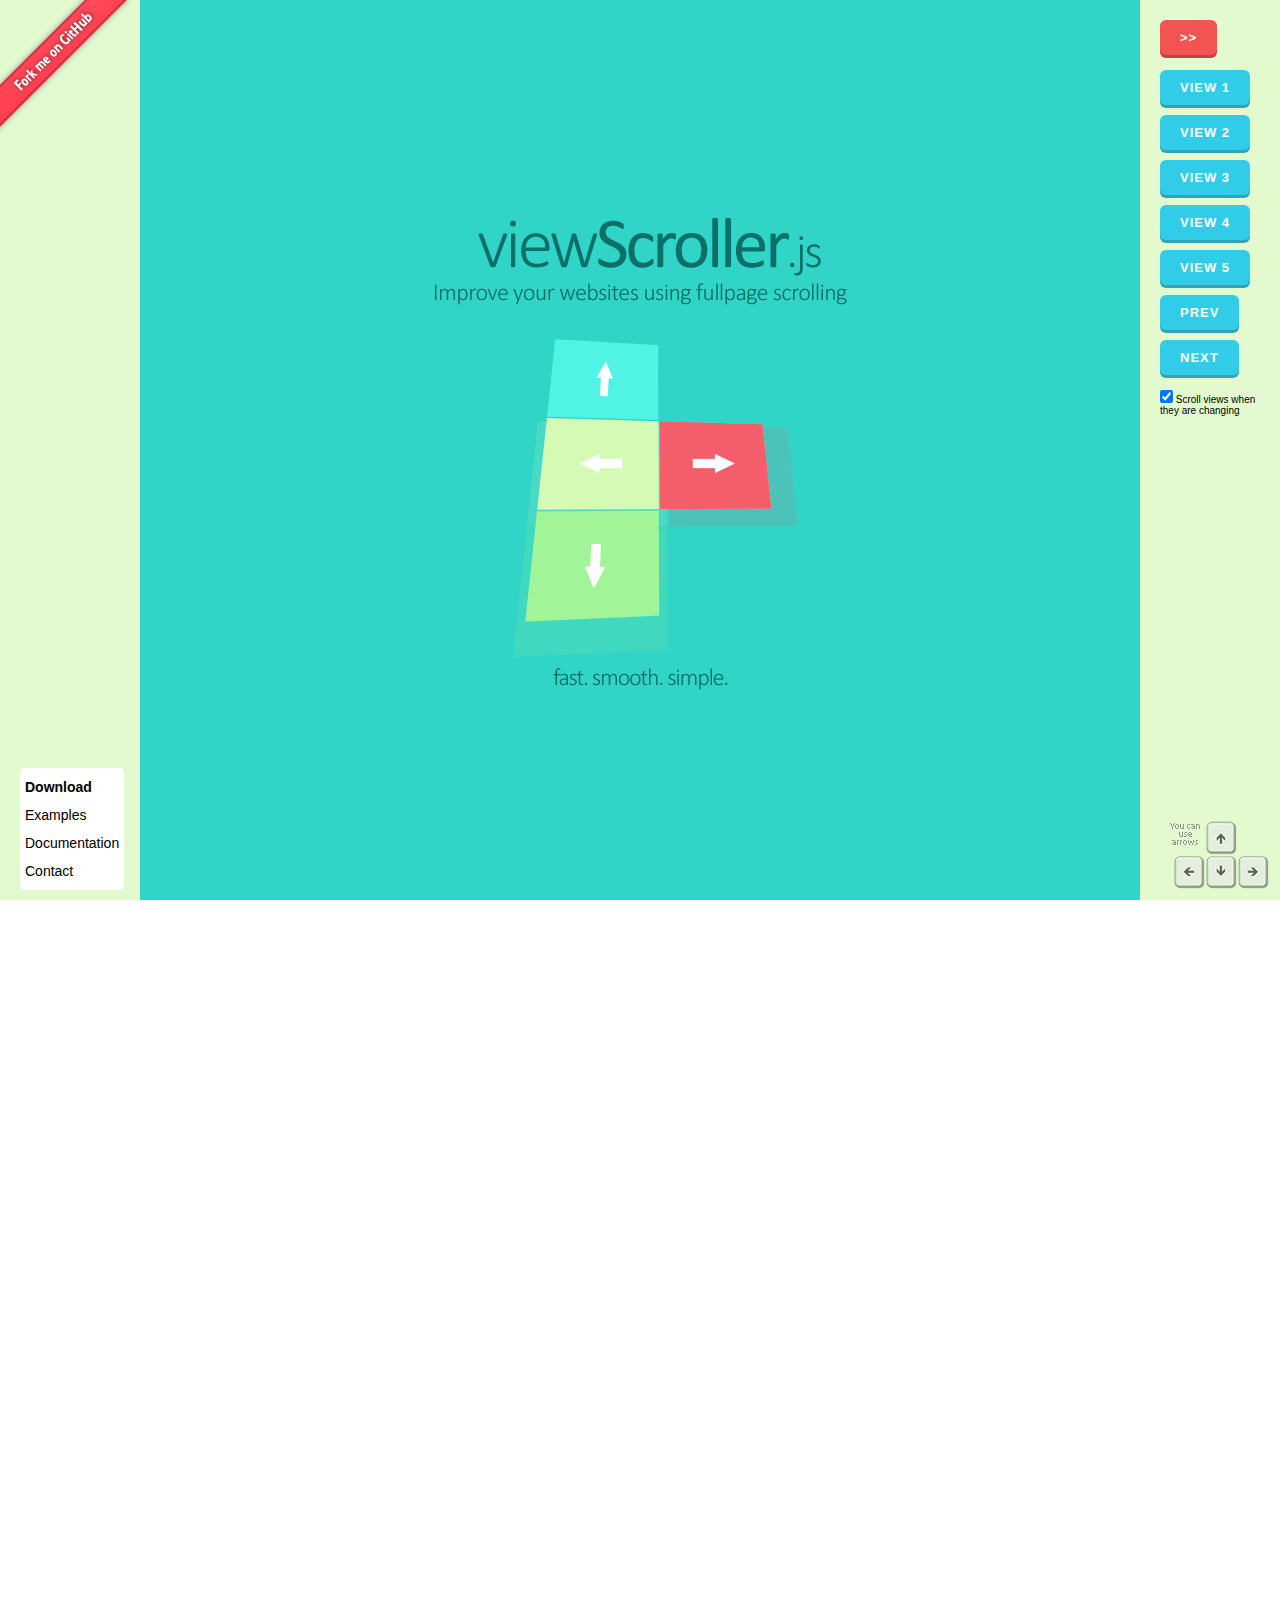
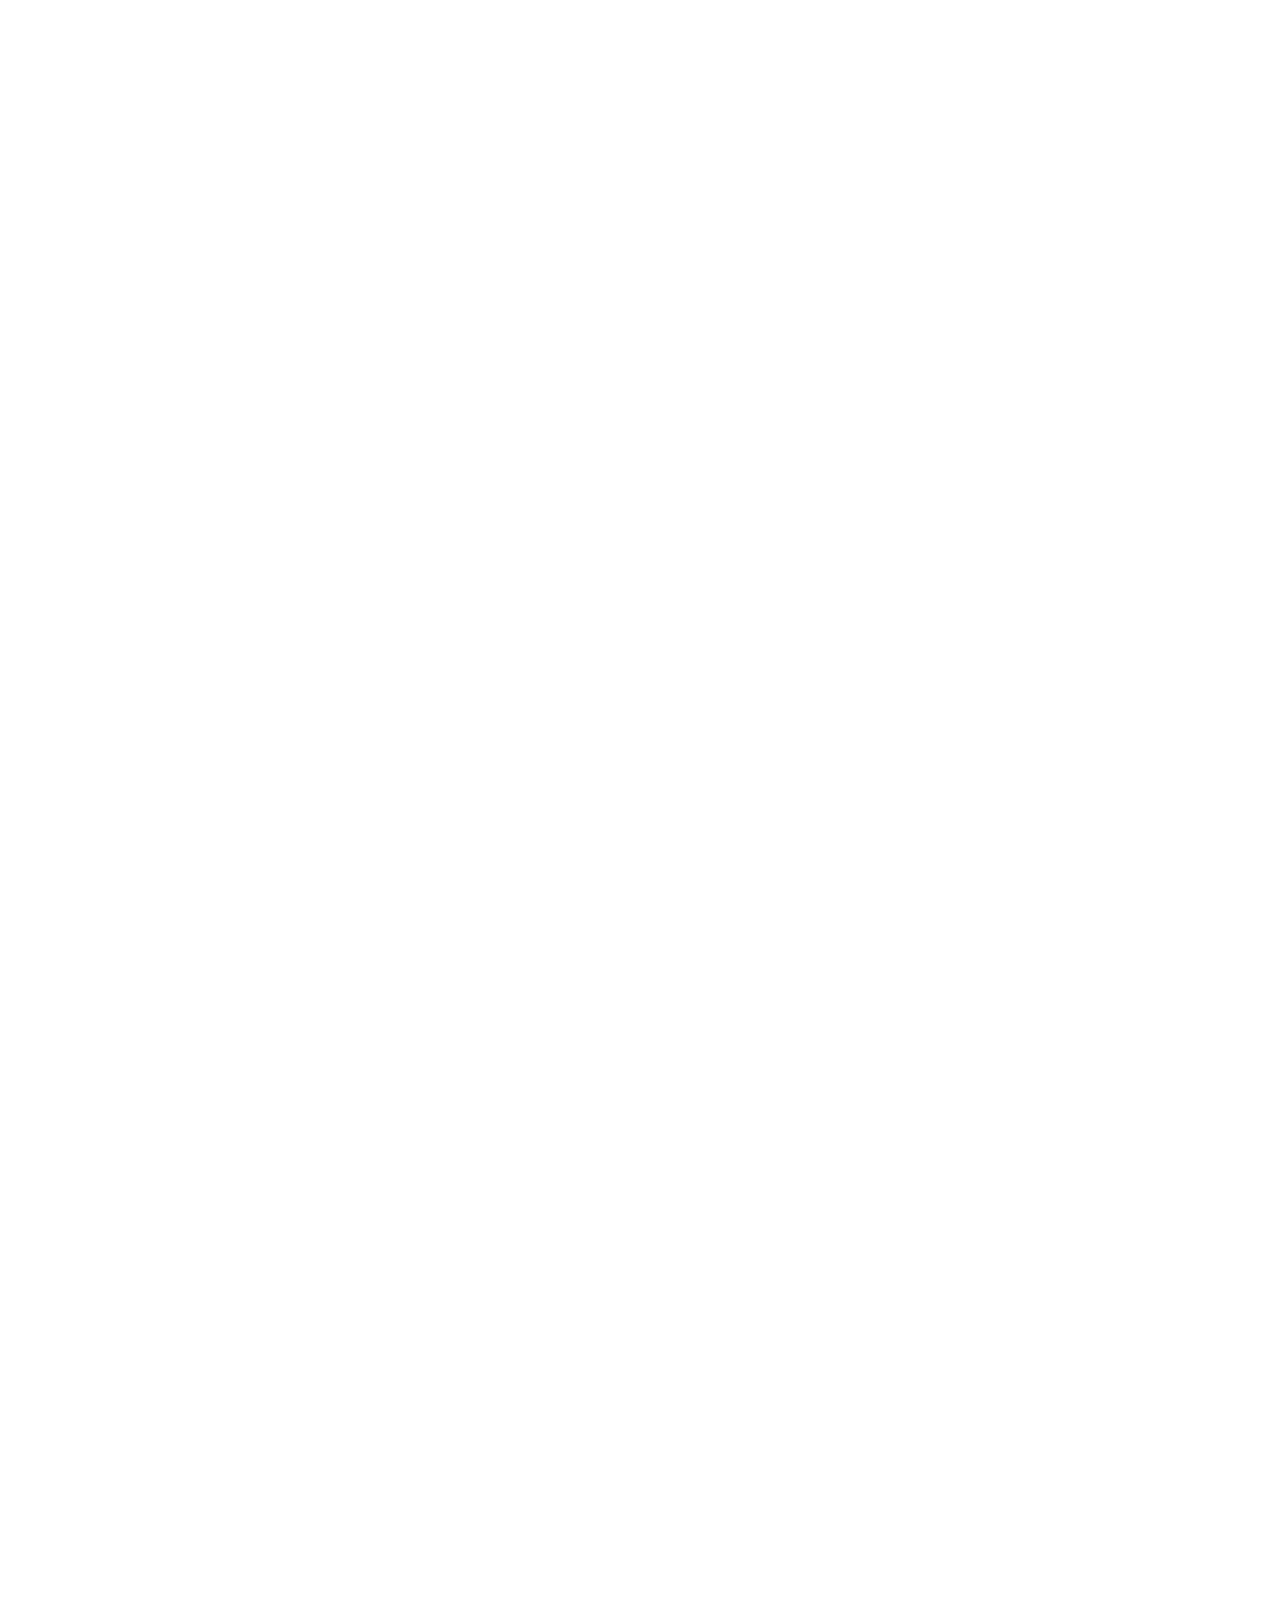
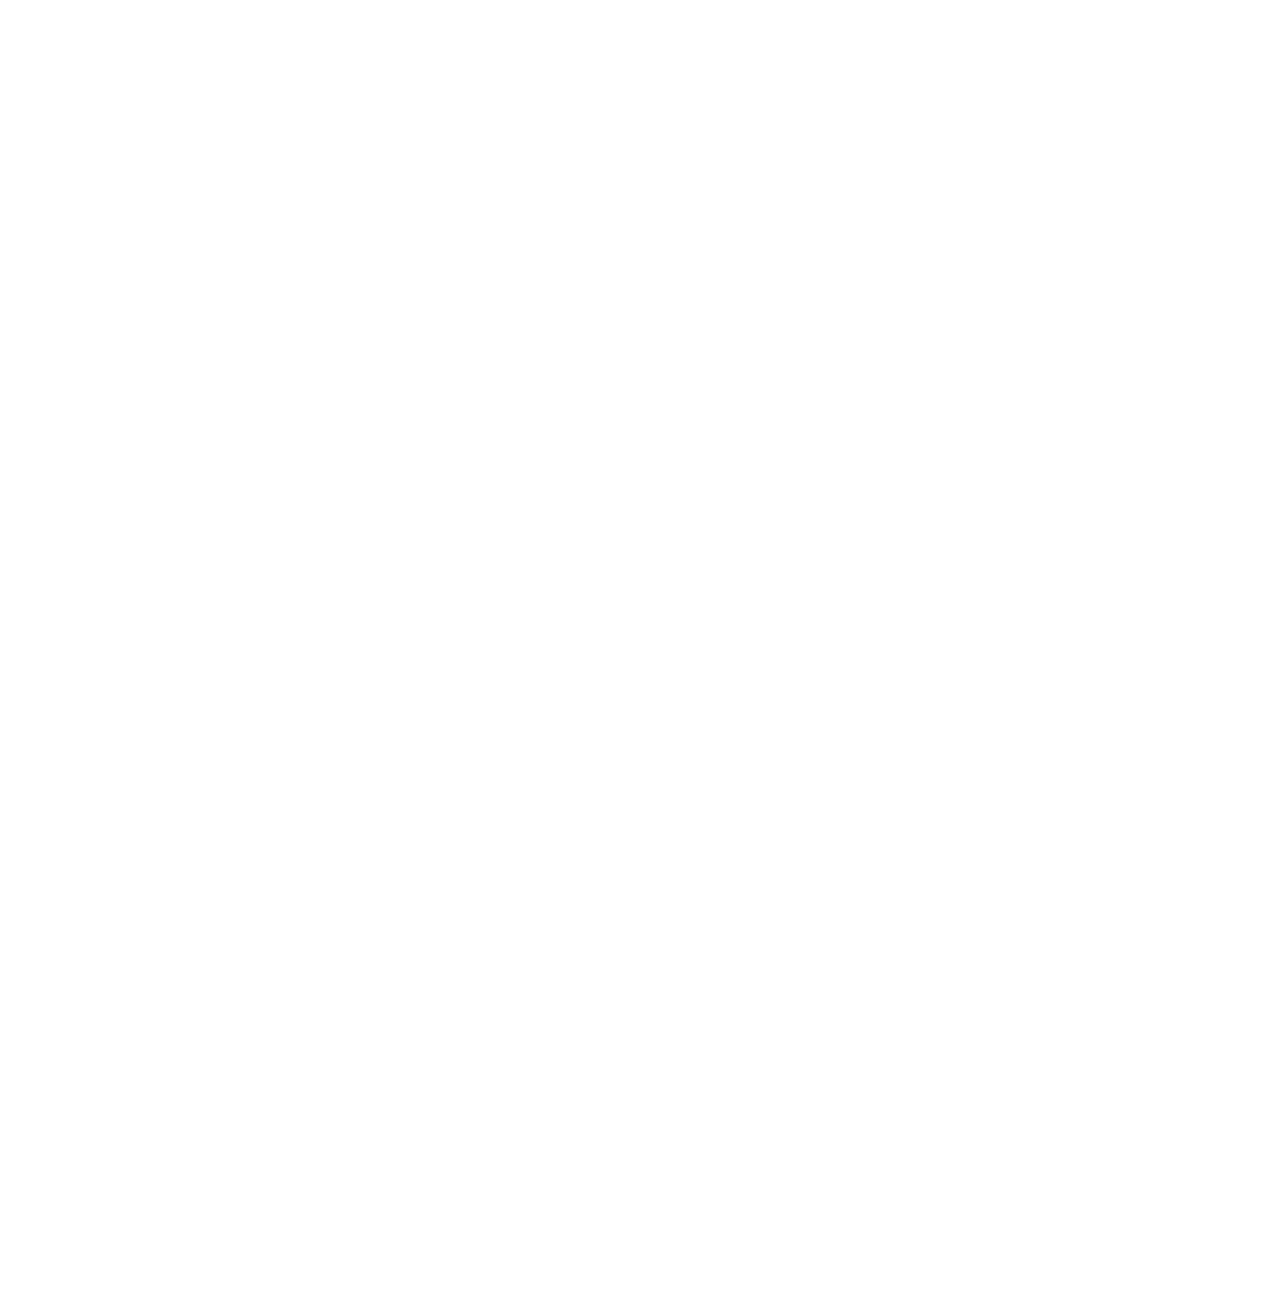
<file: examples/panel-left-right.html>
﻿<!DOCTYPE html>
<html>

<head>
    <meta charset="utf-8">
    <meta name="viewport" content="width=device-width, initial-scale=1.0, user-scalable=no">
    <meta name="author" content="Copyright (c) 2016 Marcin Gierczak (www.viewdesic.com)">
    <meta name="description" content="viewScroller plugin by Marcin Gierczak. This plugin allows creating fullscreen scrollable webpage." />
    <meta name="keywords" content="viewScroller, fullscreen, html fullpage, scroll page, page scrolling, page scroll, full scroll" />
    <title>viewScroller - Panel left-right example</title>
    <link rel="stylesheet" type="text/css" href="../viewScroller.css">
    <link rel="stylesheet" type="text/css" href="../examples.css">
    <style>
        /* Styles specific for this example */
        
        .menu {
            right: 20px;
        }
        
        .menu-text {
            left: 20px;
        }
        
        .panel {
            right: 0;
        }
        
        .forkme {
            left: 0;
        }
        
        .panel-left {
            position: fixed;
            top: 0;
            left: 0;
            height: 100%;
            width: 140px;
            background-color: #e2face;
        }
    </style>
</head>

<body>
    <a class="forkme" href="https://github.com/Viewdesic/viewScroller.js"><img src="../images/forkme-github-left.png" alt="Fork me on GitHub" class="forkme"></a>

    <div class="menu">
        <div class="buttons-section-fxd">
            <button id="hidePanel" class="btn-own btn-own-hidepanel raised center">&gt;&gt;</button>
        </div>
        <div class="buttons-section">
            <a href="#view-1" class="vs-anchor"><button class="btn-own btn-own-changeview raised center">View 1</button></a>
        </div>
        <div class="buttons-section">
            <a href="#view-2" class="vs-anchor"><button class="btn-own btn-own-changeview raised center">View 2</button></a>
        </div>
        <div class="buttons-section">
            <a href="#view-3" class="vs-anchor"><button class="btn-own btn-own-changeview raised center">View 3</button></a>
        </div>
        <div class="buttons-section">
            <a href="#view-4" class="vs-anchor"><button class="btn-own btn-own-changeview raised center">View 4</button></a>
        </div>
        <div class="buttons-section">
            <a href="#view-5" class="vs-anchor"><button class="btn-own btn-own-changeview raised center">View 5</button></a>
        </div>
        <div class="buttons-section">
            <button class="btn-own btn-own-changeview raised center vs-mainview-prev">prev</button>
        </div>
        <div class="buttons-section">
            <button class="btn-own btn-own-changeview raised center vs-mainview-next">next</button>
        </div>
        <div class="scroll-checkbox">
            <input id="scroll" type="checkbox" checked>
            <label for="scroll">Scroll views when they are changing</label>
        </div>
    </div>

    <div class="menu-text">
        <a href="http://www.viewdesic.com/viewscroller/distribution/viewscroller.zip"><b>Download</b></a><br>
        <a href="#" class="examples-show">Examples</a><br>
        <a href="http://www.github.com/viewdesic">Documentation</a><br>
        <a href="mailto:marcin.gierczak@viewdesic.com">Contact</a>
    </div>

    <img src="../images/arrows.png" alt="You can use arrows to change a view" class="arrows">

    <div class="panel"></div>

    <div class="examples">
        <h1>Examples</h1>
        <ul>
            <li><a href="basic.html" class="link">Basic</a></li>
            <li><a href="basic-scrollbar.html" class="link">Basic with scrollbar</a></li>
            <li><a href="../index.html" class="link">Panel left</a></li>
            <li><a href="panel-right.html" class="link">Panel right</a></li>
            <li><a href="panel-left-right.html" class="link">Panel left-right</a></li>
            <li><a href="panel-left-fixed.html" class="link">Panel left <b>fixed</b></a></li>
            <li><a href="panel-right-fixed.html" class="link">Panel right <b>fixed</b></a></li>
            <li><a href="backgrounds.html" class="link">Backgrounds</a></li>
            <li><a href="views-normal-page.html" class="link">Views + normal page</a></li>
            <li><a href="header-footer.html" class="link">Header + footer page</a></li>
            <li><a href="all-functions.html" class="link">All functions</a></li>
            <br>
            <li><a href="#" onclick="javascript: $('.examples').hide()" class="link-small">&lt;&lt; close examples</a></li>
        </ul>
    </div>

    <div class="mainbag">
        <div vs-anchor="view-1" class="mainview view1">
            <div class="vs-center-wrap">
                <div class="vs-center">
                    <img src="../images/viewscroller-logo.png" alt="viewScroller logo" class="logo">
                </div>
            </div>
        </div>
        <div vs-anchor="view-2" class="mainview">
            <div class="subbag">
                <div vs-anchor="subview-a" class="subview subview-a">
                    <div class="box">
                        <div class="info">
                            Subview A
                            <div class="pos">
                                <input type="button" value="&lt;" class="vs-subview-prev">
                                <a href="#subview-a" class="vs-anchor"><input type="button" value="A"></a>
                                <a href="#subview-b" class="vs-anchor"><input type="button" value="B"></a>
                                <a href="#subview-c" class="vs-anchor"><input type="button" value="C"></a>
                                <input type="button" value="&gt;" class="vs-subview-next">
                            </div>
                        </div>
                    </div>
                </div>
                <div vs-anchor="subview-b" class="subview subview-b">
                    <div class="box">
                        <div class="info">
                            Subview B
                            <div class="pos">
                                <input type="button" value="&lt;" class="vs-subview-prev">
                                <a href="#subview-a" class="vs-anchor"><input type="button" value="A"></a>
                                <a href="#subview-b" class="vs-anchor"><input type="button" value="B"></a>
                                <a href="#subview-c" class="vs-anchor"><input type="button" value="C"></a>
                                <input type="button" value="&gt;" class="vs-subview-next">
                            </div>
                        </div>
                    </div>
                </div>
                <div vs-anchor="subview-c" class="subview subview-c">
                    <div class="box">
                        <div class="info">
                            Subview C
                            <div class="pos">
                                <input type="button" value="&lt;" class="vs-subview-prev">
                                <a href="#subview-a" class="vs-anchor"><input type="button" value="A"></a>
                                <a href="#subview-b" class="vs-anchor"><input type="button" value="B"></a>
                                <a href="#subview-c" class="vs-anchor"><input type="button" value="C"></a>
                                <input type="button" value="&gt;" class="vs-subview-next">
                            </div>
                        </div>
                    </div>
                </div>
            </div>
        </div>
        <div vs-anchor="view-3" class="mainview view3">
            <div class="box">
                <div class="info">View 3</div>
            </div>
        </div>
        <div vs-anchor="view-4" class="mainview">
            <div class="subbag">
                <div vs-anchor="subview-d" class="subview subview-d">
                    <div class="box">
                        <div class="info">
                            Subview D
                            <div class="pos">
                                <input type="button" value="&lt;" class="vs-subview-prev">
                                <a href="#subview-d" class="vs-anchor"><input type="button" value="D"></a>
                                <a href="#subview-e" class="vs-anchor"><input type="button" value="E"></a>
                                <input type="button" value="&gt;" class="vs-subview-next">
                            </div>
                        </div>
                    </div>
                </div>
                <div vs-anchor="subview-e" class="subview subview-e">
                    <div class="box">
                        <div class="info">
                            Subview E
                            <div class="pos">
                                <input type="button" value="&lt;" class="vs-subview-prev">
                                <a href="#subview-d" class="vs-anchor"><input type="button" value="D"></a>
                                <a href="#subview-e" class="vs-anchor"><input type="button" value="E"></a>
                                <input type="button" value="&gt;" class="vs-subview-next">
                            </div>
                        </div>
                    </div>
                </div>
            </div>
        </div>
        <div vs-anchor="view-5" class="mainview view5">
            <div class="box">
                <div class="info">View 5</div>
            </div>
        </div>
    </div>

    <div class="panel-left"></div>

    <script src="../jquery-3.1.0.min.js"></script>
    <script src="../jquery.easing.min.js"></script>
    <script src="../jquery.mousewheel.min.js"></script>
    <script src="../viewScroller.js"></script>
    <script>
        $(document).ready(function() {

            // Sets viewScroller
            $('.mainbag').viewScroller({
                useScrollbar: false
            });

            // Sets start params for MENU
            $('.mainbag').css({
                'right': '140px',
                'left': '140px'
            });
            $.fn.viewScroller.setSpaceMainBag(280); // Sets room for MENU

            // Show / hide menu panel

            $('#hidePanel').on('click', function() {
                if ($('.panel').css('display') !== 'none') {
                    $('#hidePanel').text('<<');
                    $('.panel').hide();
                    $.fn.viewScroller.setSpaceMainBag(140); // sets mainbag's width when panel is closed
                } else {
                    $('#hidePanel').text('>>');
                    $('.panel').show();
                    $.fn.viewScroller.setSpaceMainBag(280); // sets mainbag's width when panel is open
                }
            });

            //Show / hide examples panel
            $('.examples').hide();
            $('.examples-show').click(function() {
                $('.examples').toggle();
            });

            // Turnon / turnoff the scroll views when they are animate
            $('#scroll').on('click', function() {
                if ($('#scroll').prop("checked")) {
                    $.fn.viewScroller.setChangeWhenAnim(true);
                } else {
                    $.fn.viewScroller.setChangeWhenAnim(false);
                }
            });

        });
    </script>
</body>

</html>
</file>
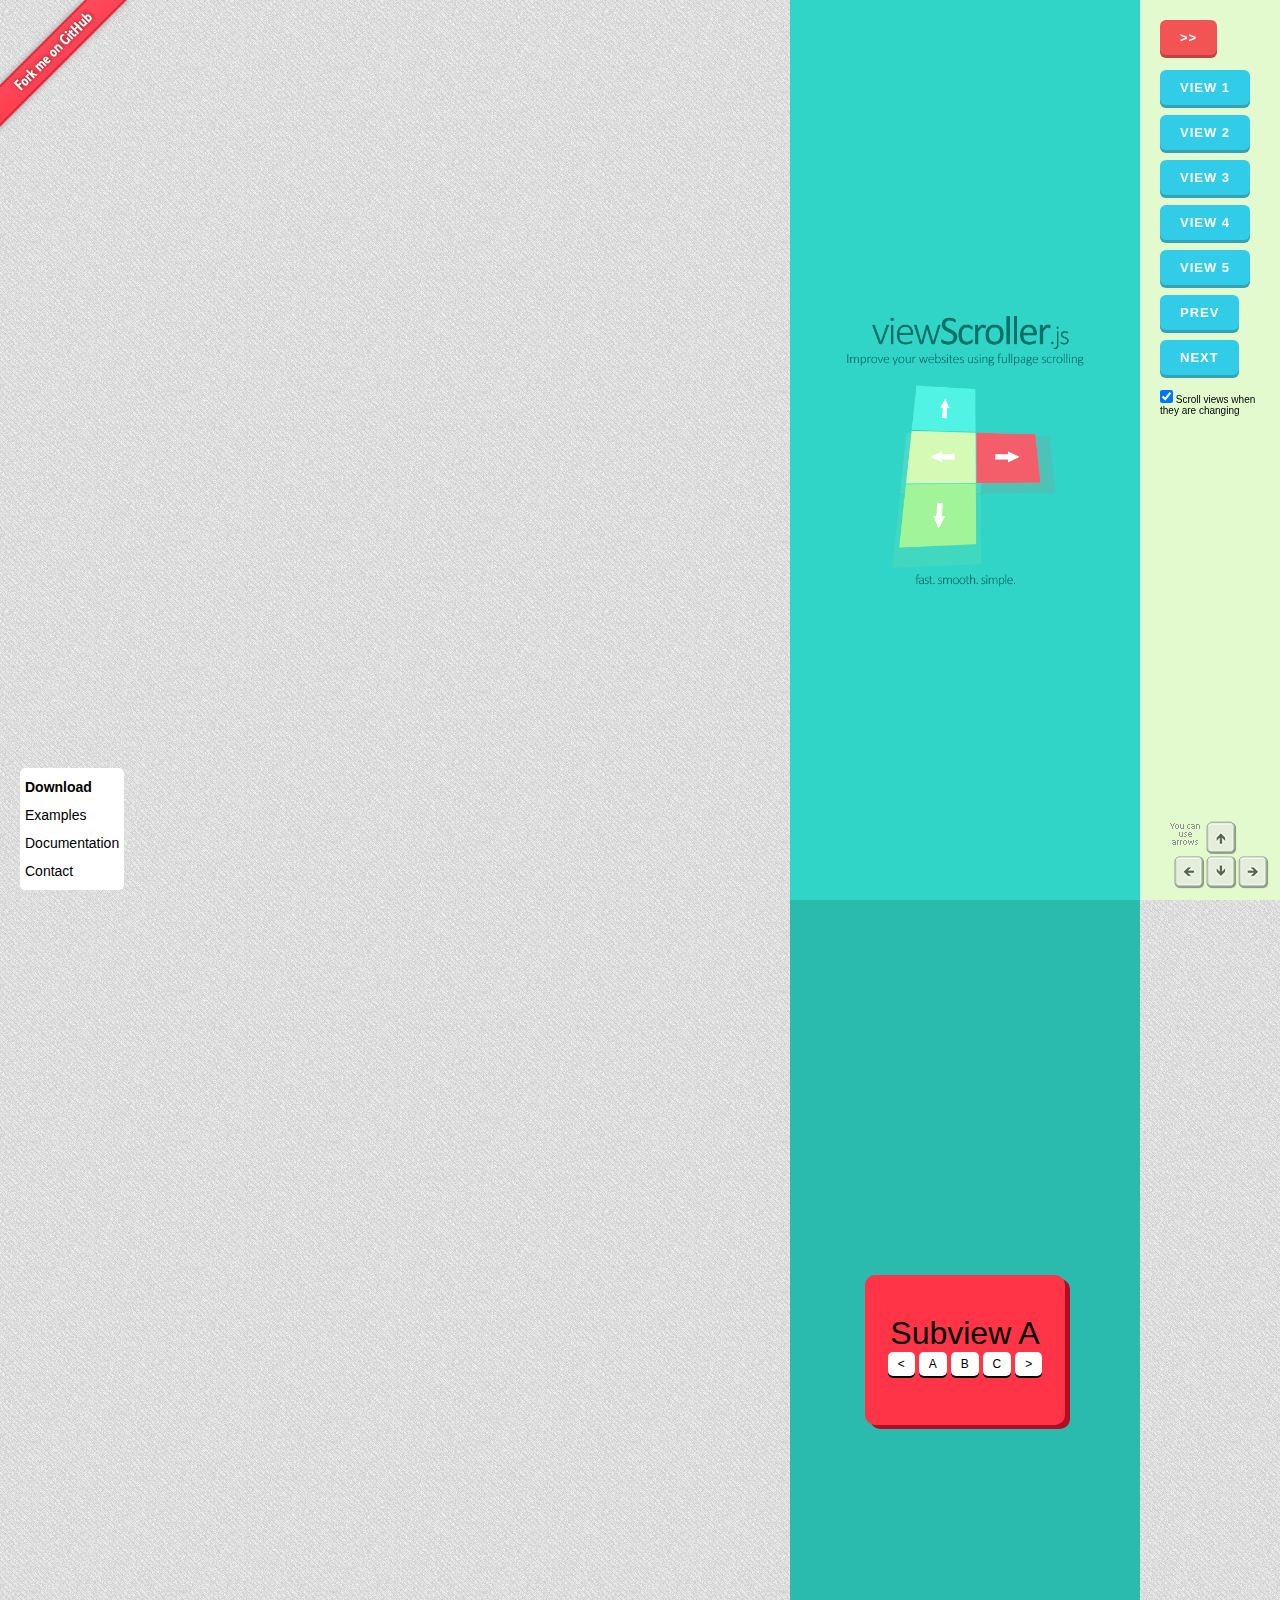
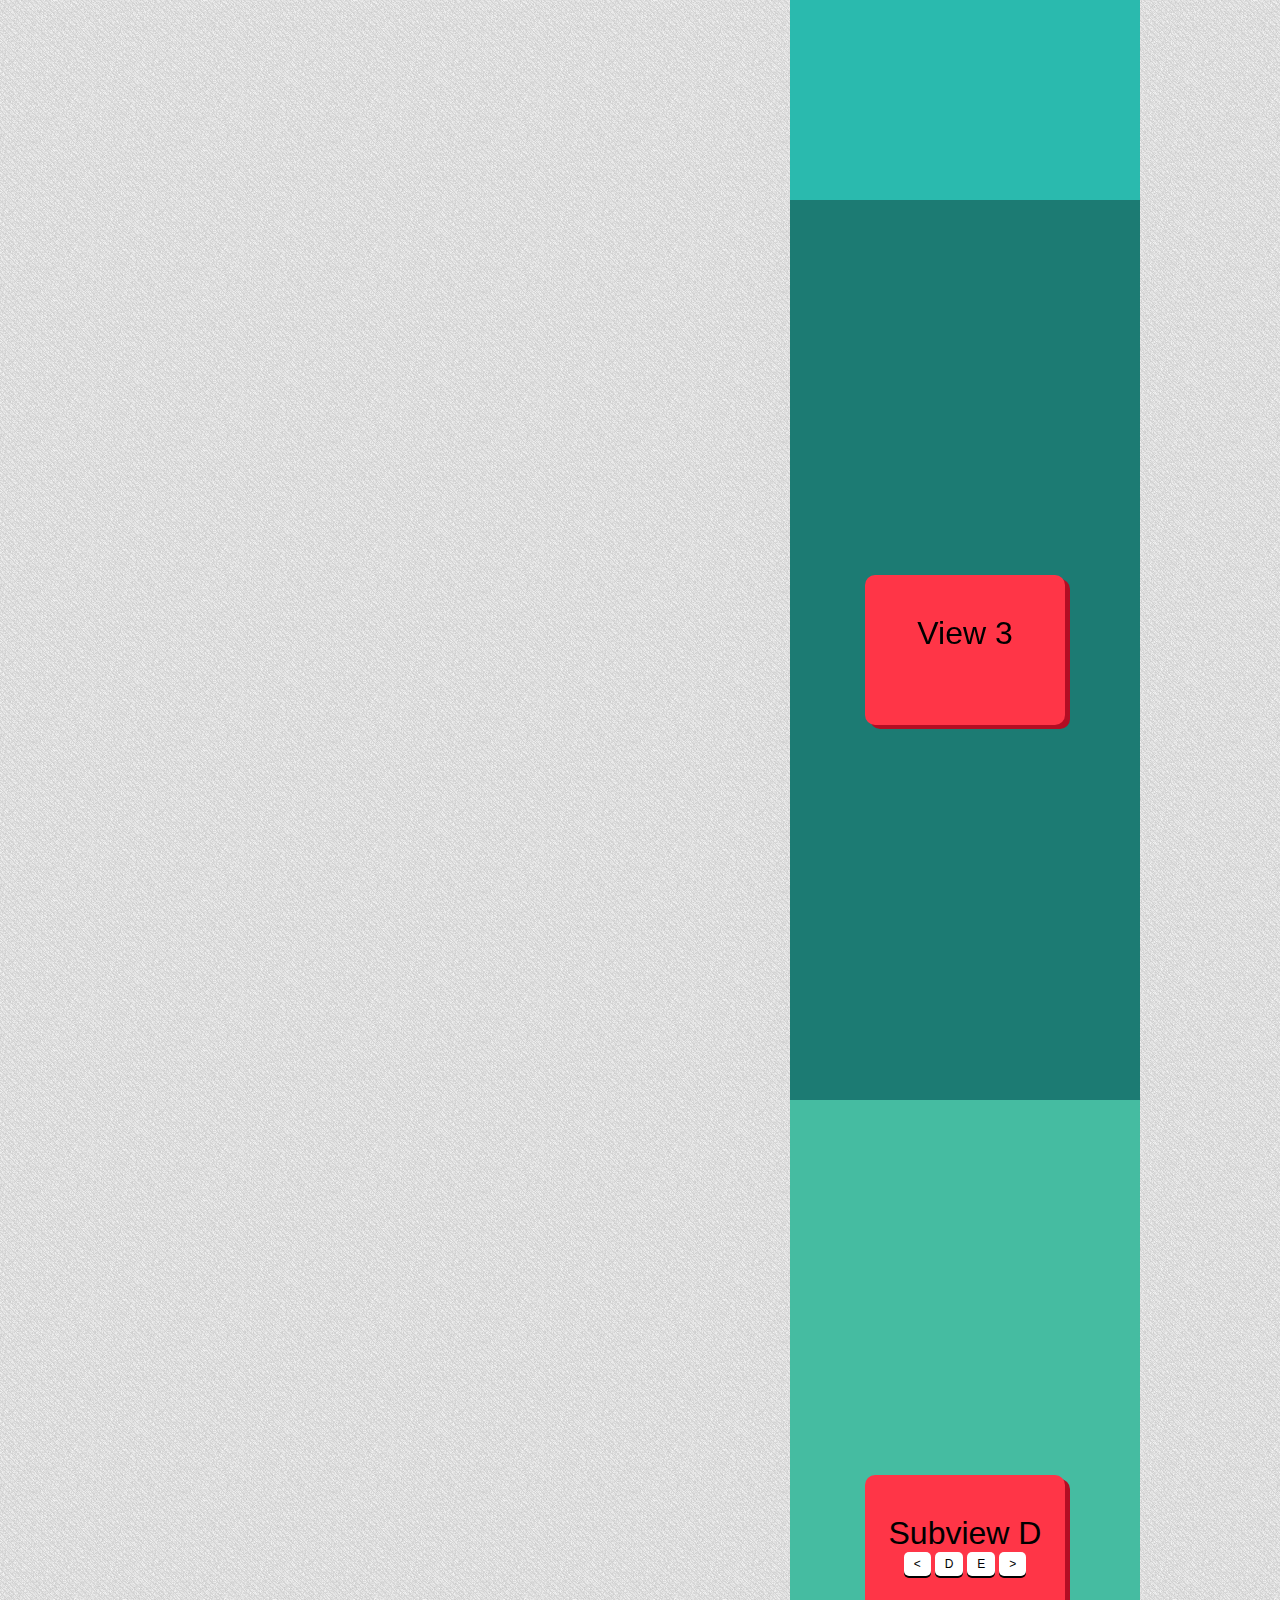
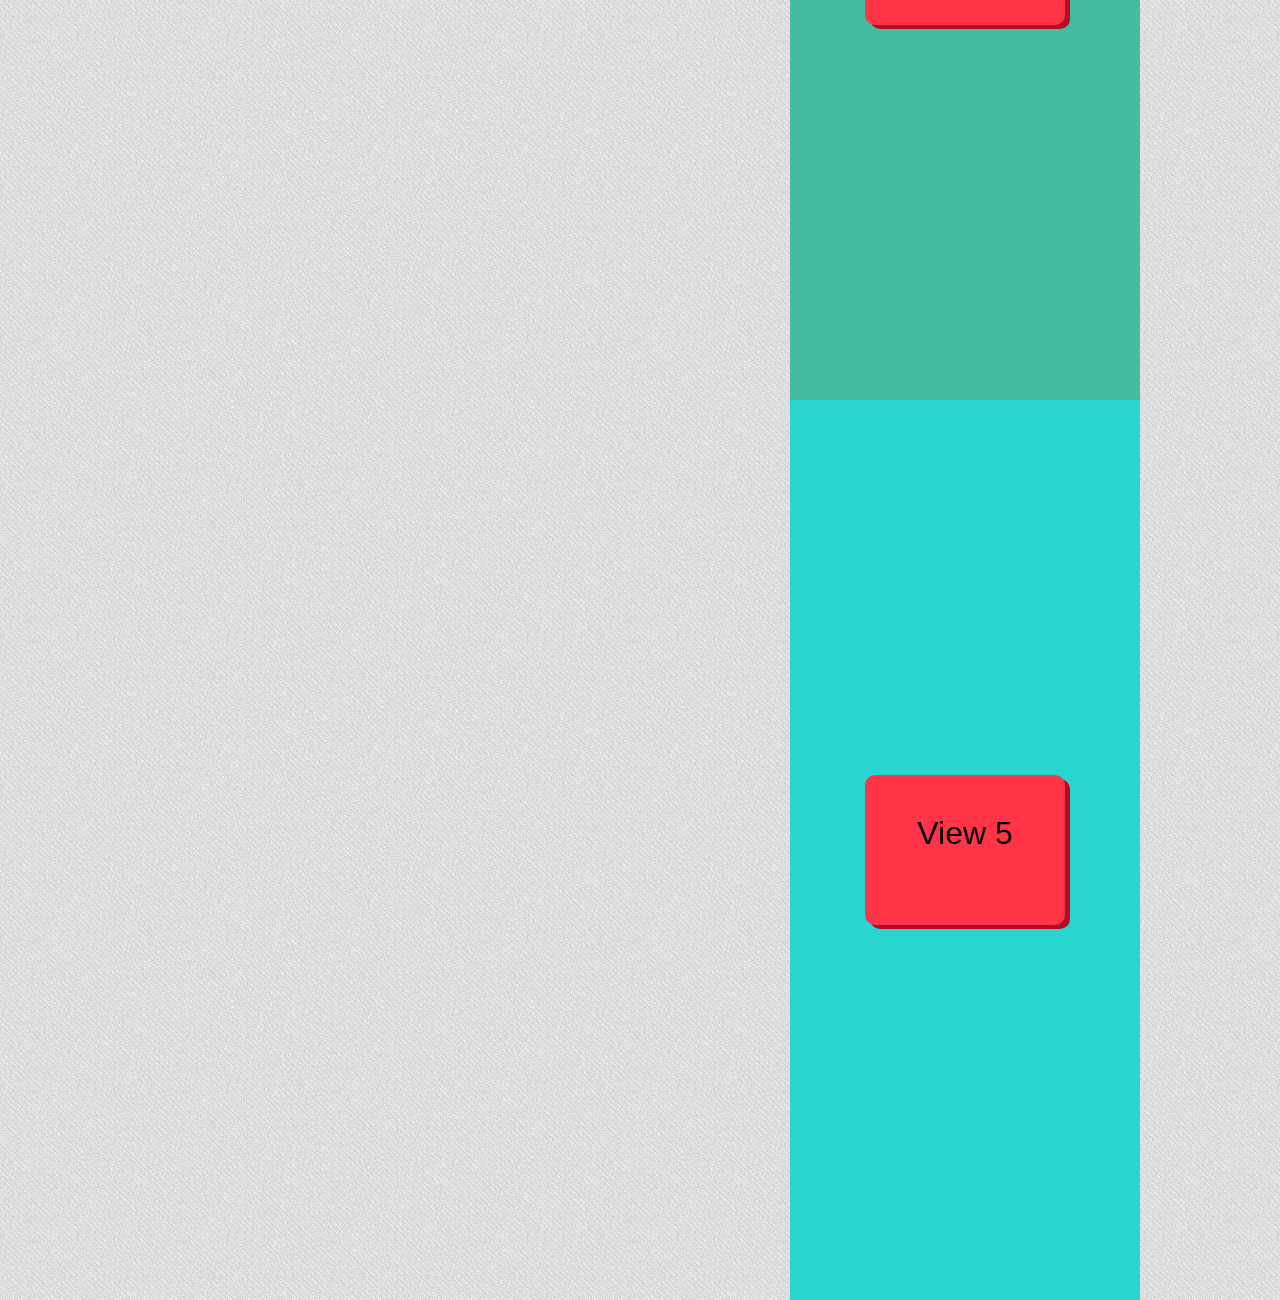
<file: examples/panel-right-fixed.html>
﻿<!DOCTYPE html>
<html>

<head>
    <meta charset="utf-8">
    <meta name="viewport" content="width=device-width, initial-scale=1.0, user-scalable=no">
    <meta name="author" content="Copyright (c) 2016 Marcin Gierczak (www.viewdesic.com)">
    <meta name="description" content="viewScroller plugin by Marcin Gierczak. This plugin allows creating fullscreen scrollable webpage." />
    <meta name="keywords" content="viewScroller, fullscreen, html fullpage, scroll page, page scrolling, page scroll, full scroll" />
    <title>viewScroller - Panel right fixed example</title>
    <link rel="stylesheet" type="text/css" href="../viewScroller.css">
    <link rel="stylesheet" type="text/css" href="../examples.css">
    <style>
        /* Styles specific for this example */
        
        body {
            background-image: url('../images/pattern.png');
            background-repeat: repeat;
        }
        
        .menu {
            right: 20px;
        }
        
        .menu-text {
            left: 20px;
        }
        
        .panel {
            right: 0;
        }
        
        .forkme {
            left: 0;
        }
    </style>
</head>

<body>
    <a class="forkme" href="https://github.com/marge/viewScroller.js"><img src="../images/forkme-github-left.png" alt="Fork me on GitHub" class="forkme"></a>

    <div class="menu">
        <div class="buttons-section-fxd">
            <button id="hidePanel" class="btn-own btn-own-hidepanel raised center">&gt;&gt;</button>
        </div>
        <div class="buttons-section">
            <a href="#view-1" class="vs-anchor"><button class="btn-own btn-own-changeview raised center">View 1</button></a>
        </div>
        <div class="buttons-section">
            <a href="#view-2" class="vs-anchor"><button class="btn-own btn-own-changeview raised center">View 2</button></a>
        </div>
        <div class="buttons-section">
            <a href="#view-3" class="vs-anchor"><button class="btn-own btn-own-changeview raised center">View 3</button></a>
        </div>
        <div class="buttons-section">
            <a href="#view-4" class="vs-anchor"><button class="btn-own btn-own-changeview raised center">View 4</button></a>
        </div>
        <div class="buttons-section">
            <a href="#view-5" class="vs-anchor"><button class="btn-own btn-own-changeview raised center">View 5</button></a>
        </div>
        <div class="buttons-section">
            <button class="btn-own btn-own-changeview raised center vs-mainview-prev">prev</button>
        </div>
        <div class="buttons-section">
            <button class="btn-own btn-own-changeview raised center vs-mainview-next">next</button>
        </div>
        <div class="scroll-checkbox">
            <input id="scroll" type="checkbox" checked>
            <label for="scroll">Scroll views when they are changing</label>
        </div>
    </div>

    <div class="menu-text">
        <a href="http://www.viewdesic.com/viewscroller/distribution/viewscroller.zip"><b>Download</b></a><br>
        <a href="#" class="examples-show">Examples</a><br>
        <a href="http://www.github.com/viewdesic">Documentation</a><br>
        <a href="mailto:marcin.gierczak@viewdesic.com">Contact</a>
    </div>

    <img src="../images/arrows.png" alt="You can use arrows to change a view" class="arrows">

    <div class="panel"></div>

    <div class="examples">
        <h1>Examples</h1>
        <ul>
            <li><a href="basic.html" class="link">Basic</a></li>
            <li><a href="basic-scrollbar.html" class="link">Basic with scrollbar</a></li>
            <li><a href="../index.html" class="link">Panel left</a></li>
            <li><a href="panel-right.html" class="link">Panel right</a></li>
            <li><a href="panel-left-right.html" class="link">Panel left-right</a></li>
            <li><a href="panel-left-fixed.html" class="link">Panel left <b>fixed</b></a></li>
            <li><a href="panel-right-fixed.html" class="link">Panel right <b>fixed</b></a></li>
            <li><a href="backgrounds.html" class="link">Backgrounds</a></li>
            <li><a href="views-normal-page.html" class="link">Views + normal page</a></li>
            <li><a href="header-footer.html" class="link">Header + footer page</a></li>
            <li><a href="all-functions.html" class="link">All functions</a></li>
            <br>
            <li><a href="#" onclick="javascript: $('.examples').hide()" class="link-small">&lt;&lt; close examples</a></li>
        </ul>
    </div>

    <div class="mainbag">
        <div vs-anchor="view-1" class="mainview view1">
            <div class="vs-center-wrap">
                <div class="vs-center">
                    <img src="../images/viewscroller-logo.png" alt="viewScroller logo" class="logo">
                </div>
            </div>
        </div>
        <div vs-anchor="view-2" class="mainview">
            <div class="subbag">
                <div vs-anchor="subview-a" class="subview subview-a">
                    <div class="box">
                        <div class="info">
                            Subview A
                            <div class="pos">
                                <input type="button" value="&lt;" class="vs-subview-prev">
                                <a href="#subview-a" class="vs-anchor"><input type="button" value="A"></a>
                                <a href="#subview-b" class="vs-anchor"><input type="button" value="B"></a>
                                <a href="#subview-c" class="vs-anchor"><input type="button" value="C"></a>
                                <input type="button" value="&gt;" class="vs-subview-next">
                            </div>
                        </div>
                    </div>
                </div>
                <div vs-anchor="subview-b" class="subview subview-b">
                    <div class="box">
                        <div class="info">
                            Subview B
                            <div class="pos">
                                <input type="button" value="&lt;" class="vs-subview-prev">
                                <a href="#subview-a" class="vs-anchor"><input type="button" value="A"></a>
                                <a href="#subview-b" class="vs-anchor"><input type="button" value="B"></a>
                                <a href="#subview-c" class="vs-anchor"><input type="button" value="C"></a>
                                <input type="button" value="&gt;" class="vs-subview-next">
                            </div>
                        </div>
                    </div>
                </div>
                <div vs-anchor="subview-c" class="subview subview-c">
                    <div class="box">
                        <div class="info">
                            Subview C
                            <div class="pos">
                                <input type="button" value="&lt;" class="vs-subview-prev">
                                <a href="#subview-a" class="vs-anchor"><input type="button" value="A"></a>
                                <a href="#subview-b" class="vs-anchor"><input type="button" value="B"></a>
                                <a href="#subview-c" class="vs-anchor"><input type="button" value="C"></a>
                                <input type="button" value="&gt;" class="vs-subview-next">
                            </div>
                        </div>
                    </div>
                </div>
            </div>
        </div>
        <div vs-anchor="view-3" class="mainview view3">
            <div class="box">
                <div class="info">View 3</div>
            </div>
        </div>
        <div vs-anchor="view-4" class="mainview">
            <div class="subbag">
                <div vs-anchor="subview-d" class="subview subview-d">
                    <div class="box">
                        <div class="info">
                            Subview D
                            <div class="pos">
                                <input type="button" value="&lt;" class="vs-subview-prev">
                                <a href="#subview-d" class="vs-anchor"><input type="button" value="D"></a>
                                <a href="#subview-e" class="vs-anchor"><input type="button" value="E"></a>
                                <input type="button" value="&gt;" class="vs-subview-next">
                            </div>
                        </div>
                    </div>
                </div>
                <div vs-anchor="subview-e" class="subview subview-e">
                    <div class="box">
                        <div class="info">
                            Subview E
                            <div class="pos">
                                <input type="button" value="&lt;" class="vs-subview-prev">
                                <a href="#subview-d" class="vs-anchor"><input type="button" value="D"></a>
                                <a href="#subview-e" class="vs-anchor"><input type="button" value="E"></a>
                                <input type="button" value="&gt;" class="vs-subview-next">
                            </div>
                        </div>
                    </div>
                </div>
            </div>
        </div>
        <div vs-anchor="view-5" class="mainview view5">
            <div class="box">
                <div class="info">View 5</div>
            </div>
        </div>
    </div>

    <script src="../jquery-3.1.0.min.js"></script>
    <script src="../jquery.easing.1.3.js"></script>
    <script src="../jquery.mousewheel.min.js"></script>
    <script src="../viewScroller.js"></script>
    <script>
        $(document).ready(function() {

            // Sets viewScroller
            $('.mainbag').viewScroller({
                useScrollbar: false
            });

            // Sets fixed width of mainview
            $.fn.viewScroller.setFixedWidth(350);

            // Sets start params for MENU
            $('.mainbag').css({
                'right': '140px'
            });
            $.fn.viewScroller.setSpaceMainBag(0); // Sets 140px space for MENU

            // Show / hide menu panel
            $('#hidePanel').on('click', function() {
                if ($('.panel').css('display') !== 'none') {
                    $('#hidePanel').text('<<');
                    $('.panel').hide();
                    $('.mainbag').css({
                        'right': '0px',
                    });
                    $.fn.viewScroller.setSpaceMainBag(0); // sets mainbag's width when panel is closed
                } else {
                    $('#hidePanel').text('>>');
                    $('.panel').show();
                    $('.mainbag').css({
                        'right': '140px',
                    });
                    $.fn.viewScroller.setSpaceMainBag(140); // sets mainbag's width when panel is open
                }
            });

            //Show / hide examples panel
            $('.examples').hide();
            $('.examples-show').click(function() {
                $('.examples').toggle();
            });

            // Turnon / turnoff the scroll views when they are animate
            $('#scroll').on('click', function() {
                if ($('#scroll').prop("checked")) {
                    $.fn.viewScroller.setChangeWhenAnim(true);
                } else {
                    $.fn.viewScroller.setChangeWhenAnim(false);
                }
            });

        });
    </script>
</body>

</html>
</file>
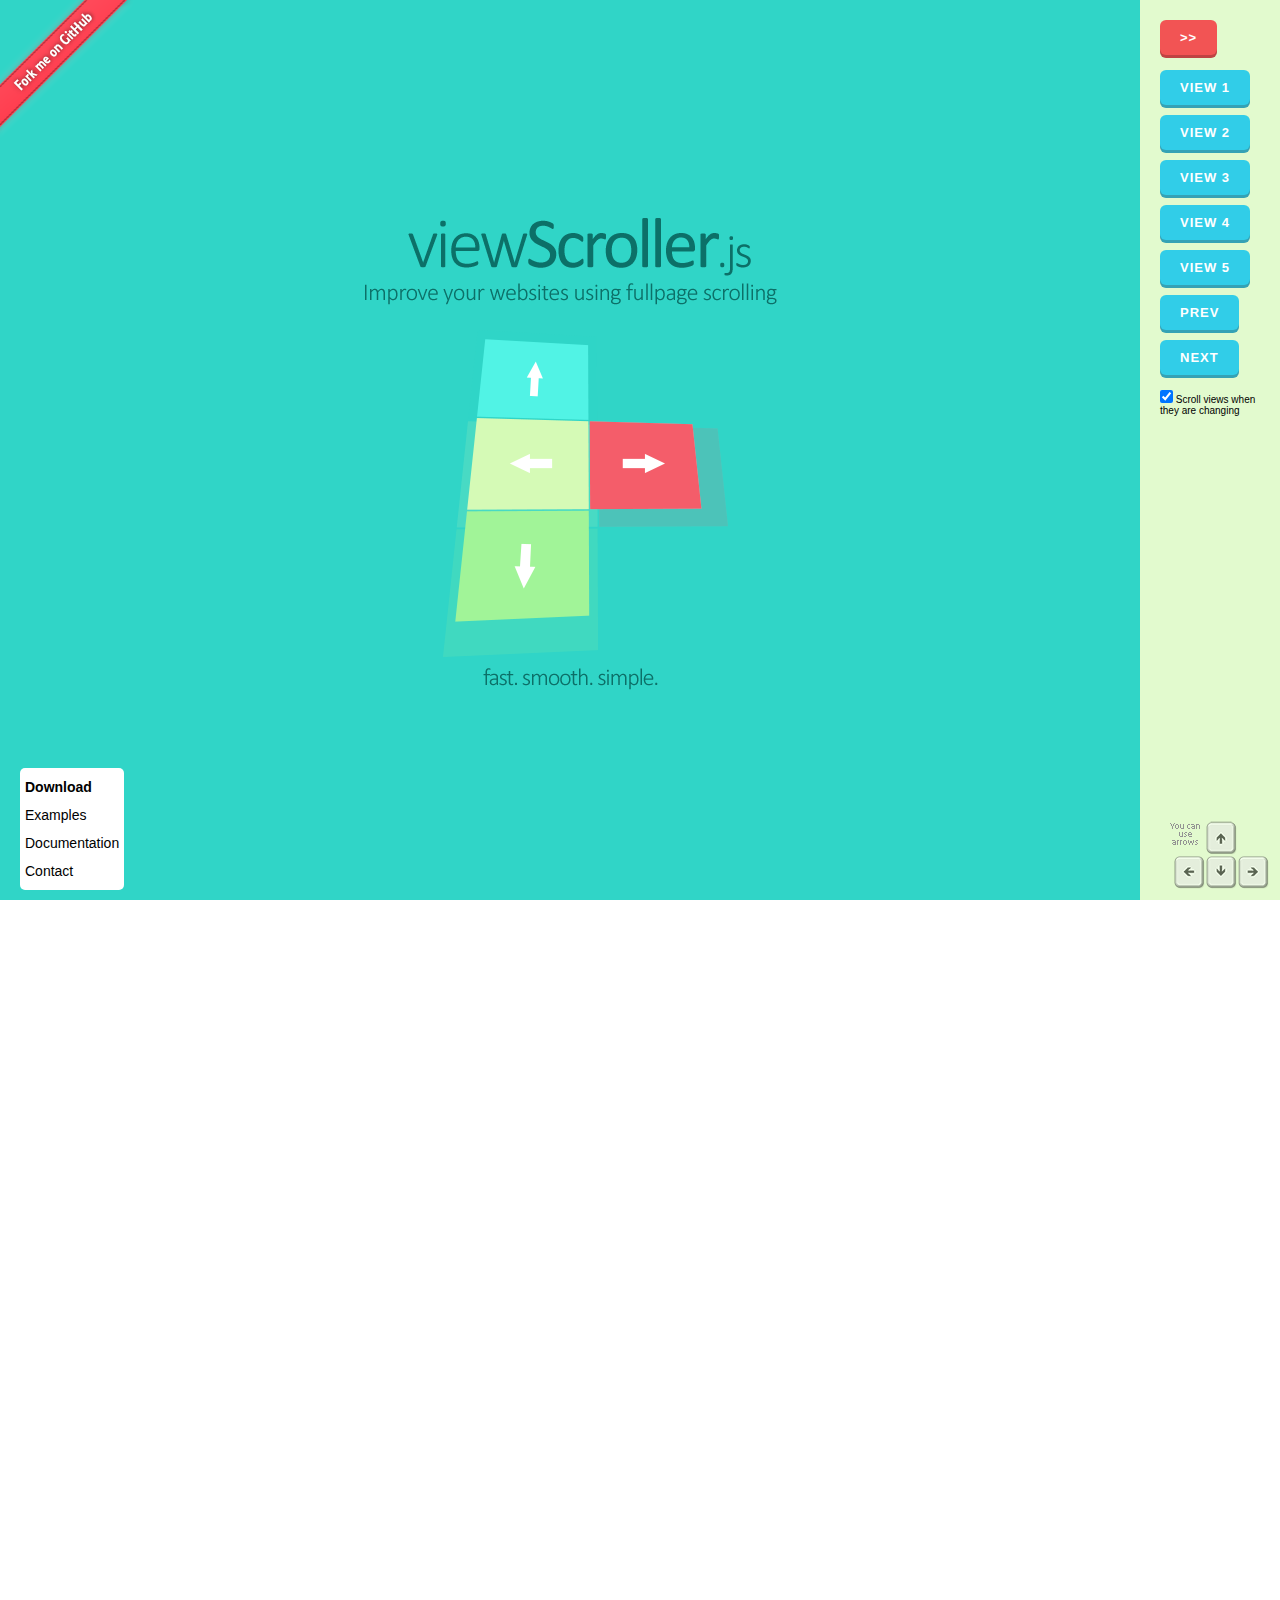
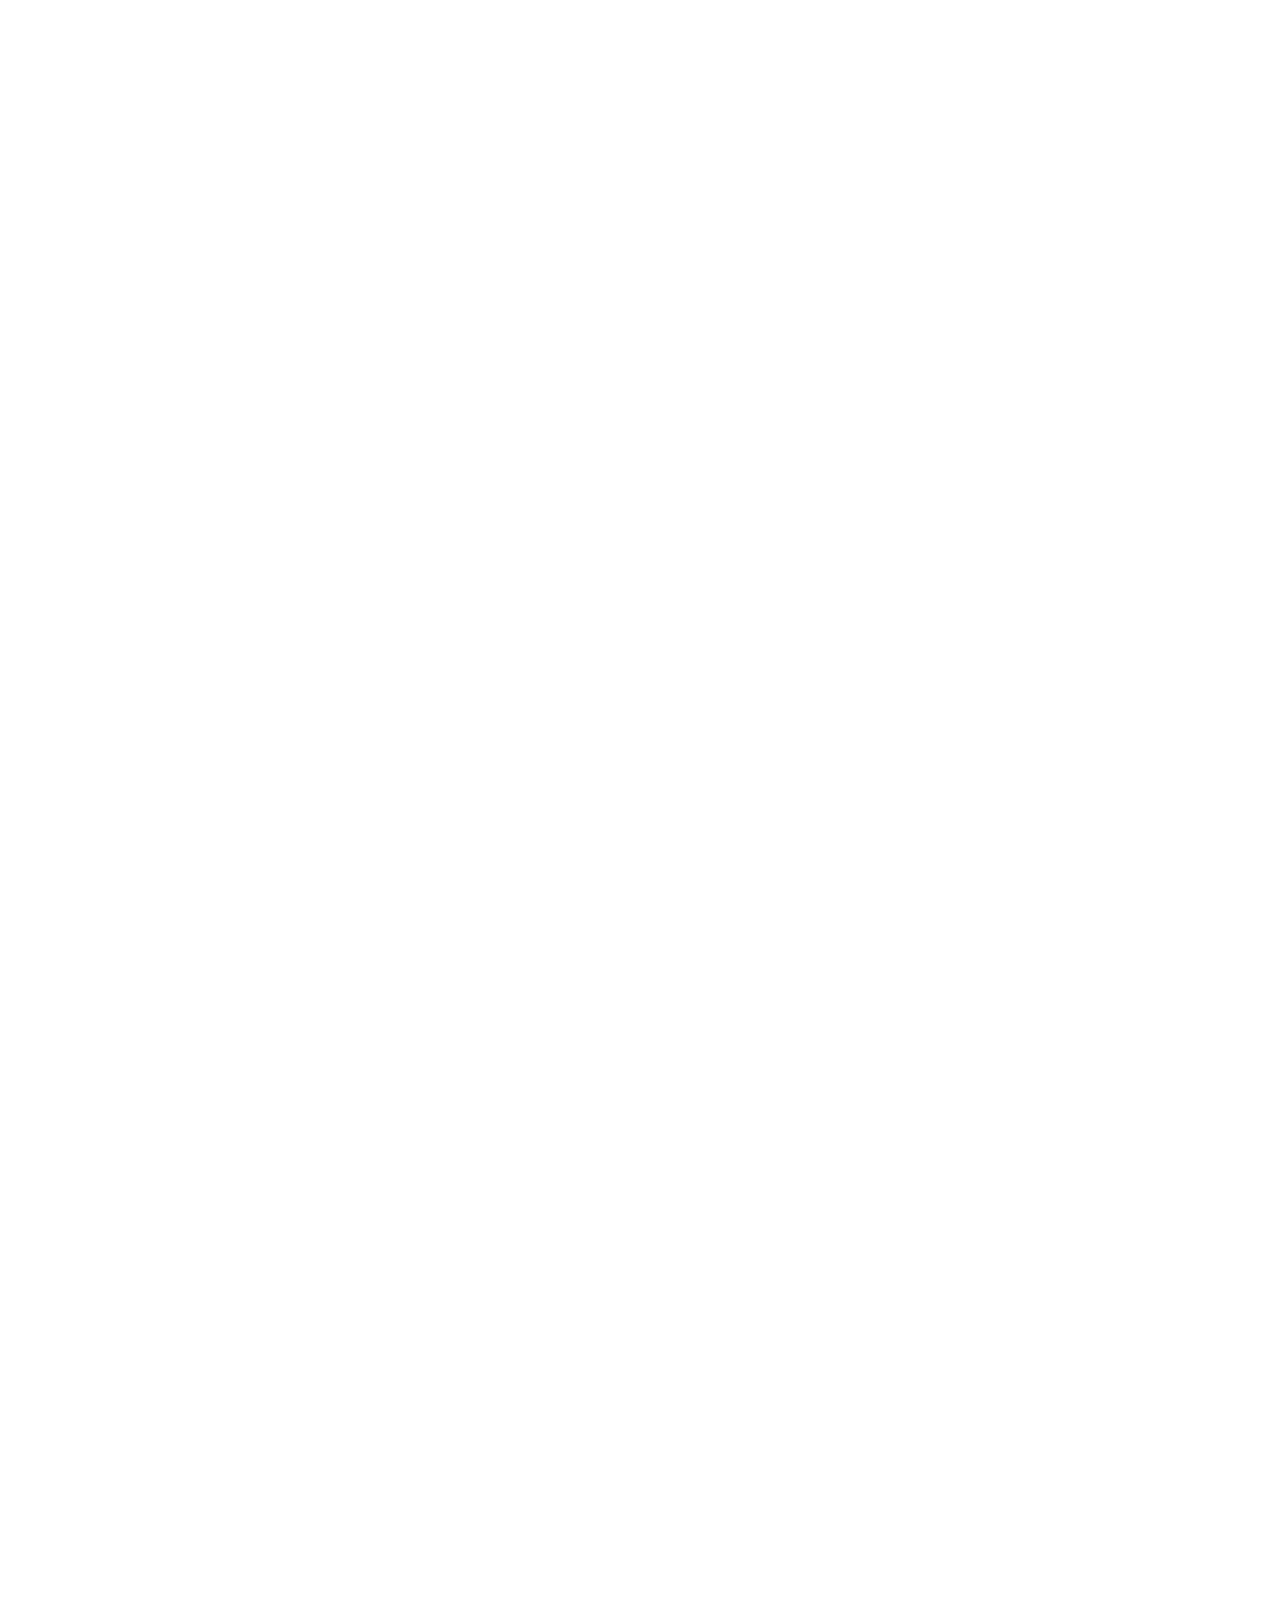
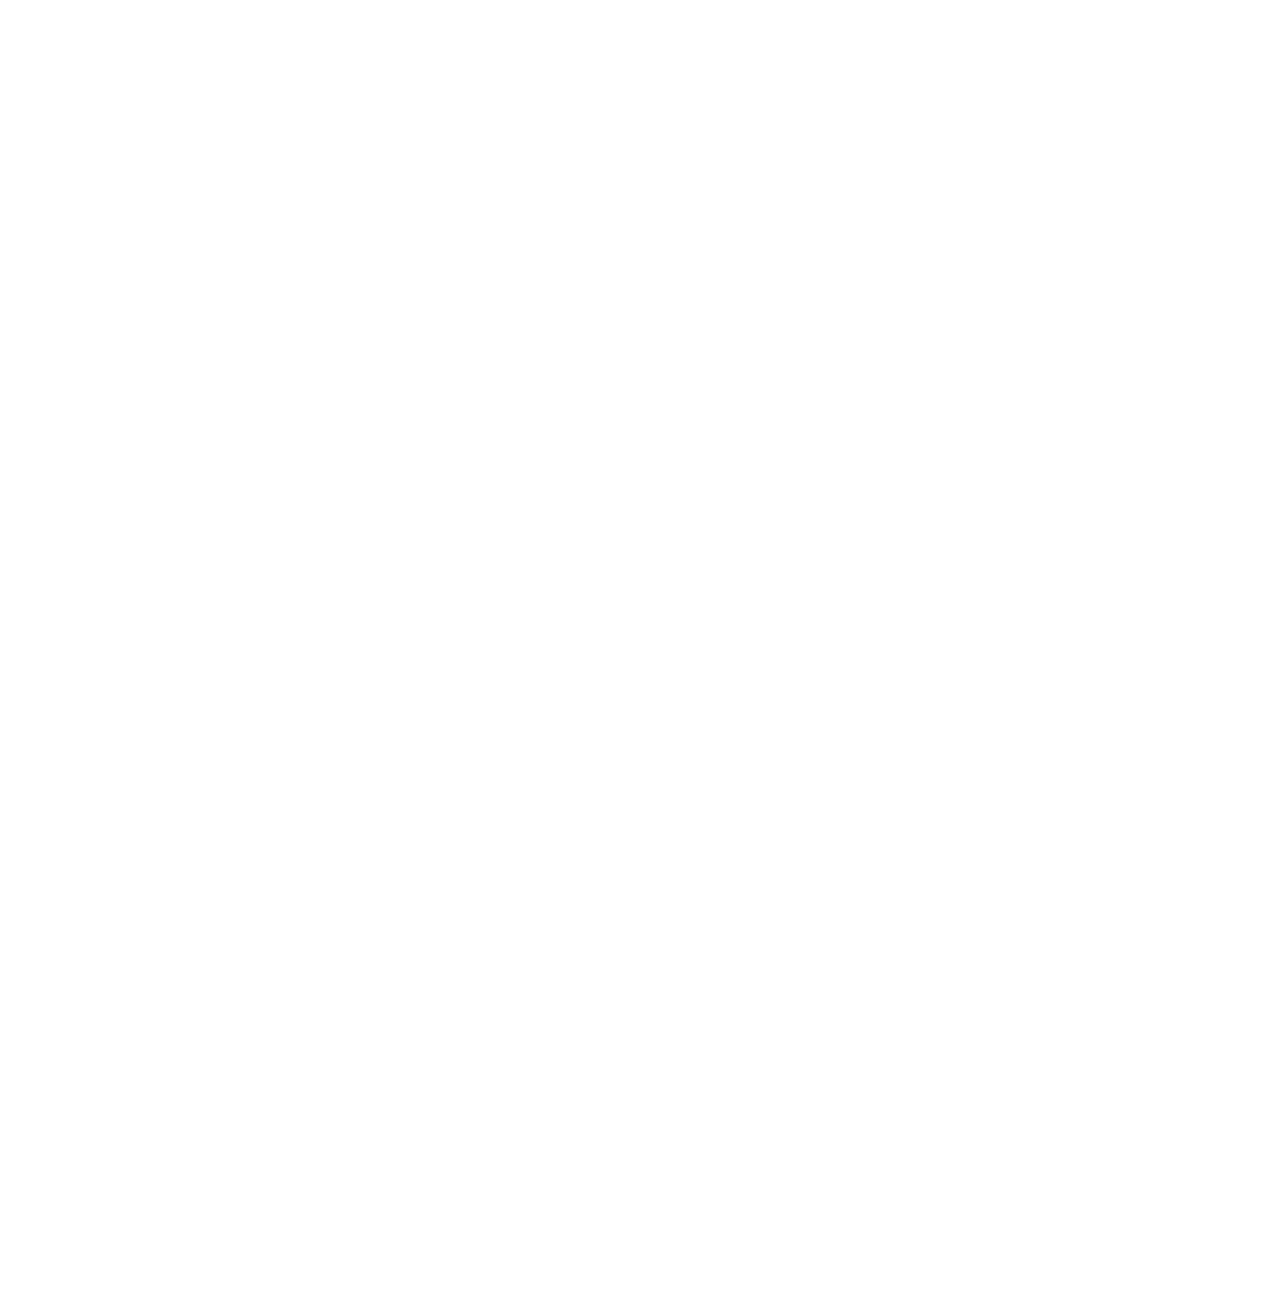
<file: examples/panel-right.html>
﻿<!DOCTYPE html>
<html>

<head>
    <meta charset="utf-8">
    <meta name="viewport" content="width=device-width, initial-scale=1.0, user-scalable=no">
    <meta name="author" content="Copyright (c) 2016 Marcin Gierczak (www.viewdesic.com)">
    <meta name="description" content="viewScroller plugin by Marcin Gierczak. This plugin allows creating fullscreen scrollable webpage." />
    <meta name="keywords" content="viewScroller, fullscreen, html fullpage, scroll page, page scrolling, page scroll, full scroll" />
    <title>viewScroller - Panel right example</title>
    <link rel="stylesheet" type="text/css" href="../viewScroller.css">
    <link rel="stylesheet" type="text/css" href="../examples.css">
    <style>
        /* Styles specific for this example */
        
        .menu {
            right: 20px;
        }
        
        .menu-text {
            left: 20px;
        }
        
        .panel {
            right: 0;
        }
        
        .forkme {
            left: 0;
        }
    </style>
</head>

<body>
    <a href="https://github.com/Viewdesic/viewScroller.js"><img src="../images/forkme-github-left.png" alt="Fork me on GitHub" class="forkme"></a>

    <div class="menu">
        <div class="buttons-section-fxd">
            <button id="hidePanel" class="btn-own btn-own-hidepanel raised center">&gt;&gt;</button>
        </div>
        <div class="buttons-section">
            <a href="#view-1" class="vs-anchor"><button class="btn-own btn-own-changeview raised center">View 1</button></a>
        </div>
        <div class="buttons-section">
            <a href="#view-2" class="vs-anchor"><button class="btn-own btn-own-changeview raised center">View 2</button></a>
        </div>
        <div class="buttons-section">
            <a href="#view-3" class="vs-anchor"><button class="btn-own btn-own-changeview raised center">View 3</button></a>
        </div>
        <div class="buttons-section">
            <a href="#view-4" class="vs-anchor"><button class="btn-own btn-own-changeview raised center">View 4</button></a>
        </div>
        <div class="buttons-section">
            <a href="#view-5" class="vs-anchor"><button class="btn-own btn-own-changeview raised center">View 5</button></a>
        </div>
        <div class="buttons-section">
            <button class="btn-own btn-own-changeview raised center vs-mainview-prev">prev</button>
        </div>
        <div class="buttons-section">
            <button class="btn-own btn-own-changeview raised center vs-mainview-next">next</button>
        </div>
        <div class="scroll-checkbox">
            <input id="scroll" type="checkbox" checked>
            <label for="scroll">Scroll views when they are changing</label>
        </div>
    </div>

    <div class="menu-text">
        <a href="http://www.viewdesic.com/viewscroller/distribution/viewscroller.zip"><b>Download</b></a><br>
        <a href="#" class="examples-show">Examples</a><br>
        <a href="https://github.com/Viewdesic/viewScroller.js">Documentation</a><br>
        <a href="mailto:marcin.gierczak@viewdesic.com">Contact</a>
    </div>

    <img src="../images/arrows.png" alt="You can use arrows to change a view" class="arrows">

    <div class="panel"></div>

    <div class="examples">
        <h1>Examples</h1>
        <ul>
            <li><a href="basic.html" class="link">Basic</a></li>
            <li><a href="basic-scrollbar.html" class="link">Basic with scrollbar</a></li>
            <li><a href="../index.html" class="link">Panel left</a></li>
            <li><a href="panel-right.html" class="link">Panel right</a></li>
            <li><a href="panel-left-right.html" class="link">Panel left-right</a></li>
            <li><a href="panel-left-fixed.html" class="link">Panel left <b>fixed</b></a></li>
            <li><a href="panel-right-fixed.html" class="link">Panel right <b>fixed</b></a></li>
            <li><a href="backgrounds.html" class="link">Backgrounds</a></li>
            <li><a href="views-normal-page.html" class="link">Views + normal page</a></li>
            <li><a href="header-footer.html" class="link">Header + footer page</a></li>
            <li><a href="all-functions.html" class="link">All functions</a></li>
            <br>
            <li><a href="#" onclick="javascript: $('.examples').hide()" class="link-small">&lt;&lt; close examples</a></li>
        </ul>
    </div>

    <div class="mainbag">
        <div vs-anchor="view-1" class="mainview view1">
            <div class="vs-center-wrap">
                <div class="vs-center">
                    <img src="../images/viewscroller-logo.png" alt="viewScroller logo" class="logo">
                </div>
            </div>
        </div>
        <div vs-anchor="view-2" class="mainview">
            <div class="subbag">
                <div vs-anchor="subview-a" class="subview subview-a">
                    <div class="box">
                        <div class="info">
                            Subview A
                            <div class="pos">
                                <input type="button" value="&lt;" class="vs-subview-prev">
                                <a href="#subview-a" class="vs-anchor"><input type="button" value="A"></a>
                                <a href="#subview-b" class="vs-anchor"><input type="button" value="B"></a>
                                <a href="#subview-c" class="vs-anchor"><input type="button" value="C"></a>
                                <input type="button" value="&gt;" class="vs-subview-next">
                            </div>
                        </div>
                    </div>
                </div>
                <div vs-anchor="subview-b" class="subview subview-b">
                    <div class="box">
                        <div class="info">
                            Subview B
                            <div class="pos">
                                <input type="button" value="&lt;" class="vs-subview-prev">
                                <a href="#subview-a" class="vs-anchor"><input type="button" value="A"></a>
                                <a href="#subview-b" class="vs-anchor"><input type="button" value="B"></a>
                                <a href="#subview-c" class="vs-anchor"><input type="button" value="C"></a>
                                <input type="button" value="&gt;" class="vs-subview-next">
                            </div>
                        </div>
                    </div>
                </div>
                <div vs-anchor="subview-c" class="subview subview-c">
                    <div class="box">
                        <div class="info">
                            Subview C
                            <div class="pos">
                                <input type="button" value="&lt;" class="vs-subview-prev">
                                <a href="#subview-a" class="vs-anchor"><input type="button" value="A"></a>
                                <a href="#subview-b" class="vs-anchor"><input type="button" value="B"></a>
                                <a href="#subview-c" class="vs-anchor"><input type="button" value="C"></a>
                                <input type="button" value="&gt;" class="vs-subview-next">
                            </div>
                        </div>
                    </div>
                </div>
            </div>
        </div>
        <div vs-anchor="view-3" class="mainview view3">
            <div class="box">
                <div class="info">View 3</div>
            </div>
        </div>
        <div vs-anchor="view-4" class="mainview">
            <div class="subbag">
                <div vs-anchor="subview-d" class="subview subview-d">
                    <div class="box">
                        <div class="info">
                            Subview D
                            <div class="pos">
                                <input type="button" value="&lt;" class="vs-subview-prev">
                                <a href="#subview-d" class="vs-anchor"><input type="button" value="D"></a>
                                <a href="#subview-e" class="vs-anchor"><input type="button" value="E"></a>
                                <input type="button" value="&gt;" class="vs-subview-next">
                            </div>
                        </div>
                    </div>
                </div>
                <div vs-anchor="subview-e" class="subview subview-e">
                    <div class="box">
                        <div class="info">
                            Subview E
                            <div class="pos">
                                <input type="button" value="&lt;" class="vs-subview-prev">
                                <a href="#subview-d" class="vs-anchor"><input type="button" value="D"></a>
                                <a href="#subview-e" class="vs-anchor"><input type="button" value="E"></a>
                                <input type="button" value="&gt;" class="vs-subview-next">
                            </div>
                        </div>
                    </div>
                </div>
            </div>
        </div>
        <div vs-anchor="view-5" class="mainview view5">
            <div class="box">
                <div class="info">View 5</div>
            </div>
        </div>
    </div>

    <script src="../jquery-3.1.0.min.js"></script>
    <script src="../jquery.easing.min.js"></script>
    <script src="../jquery.mousewheel.min.js"></script>
    <script src="../viewScroller.js"></script>
    <script>
        $(document).ready(function() {

            // Sets viewScroller
            $('.mainbag').viewScroller({
                useScrollbar: false
            });

            // Sets start params for MENU
            $('.mainbag').css({
                'right': '0px'
            });
            $.fn.viewScroller.setSpaceMainBag(140); // Sets 140px space for MENU

            // Show / hide menu panel
            $('#hidePanel').on('click', function() {
                if ($('.panel').css('display') !== 'none') {
                    $('#hidePanel').text('<<');
                    $('.panel').hide();
                    $.fn.viewScroller.setSpaceMainBag(0); // sets mainbag's width when panel is closed
                } else {
                    $('#hidePanel').text('>>');
                    $('.panel').show();
                    $.fn.viewScroller.setSpaceMainBag(140); // sets mainbag's width when panel is open
                }
            });

            //Show / hide examples panel
            $('.examples').hide();
            $('.examples-show').click(function() {
                $('.examples').toggle();
            });

            // Turnon / turnoff the scroll views when they are animate
            $('#scroll').on('click', function() {
                if ($('#scroll').prop("checked")) {
                    $.fn.viewScroller.setChangeWhenAnim(true);
                } else {
                    $.fn.viewScroller.setChangeWhenAnim(false);
                }
            });

        });
    </script>
</body>

</html>
</file>
<file: viewScroller.css>
/*! 
 * =================================================
 * viewScroller
 * Version: 2.0.4
 * Copyright (c) 2016 Marcin Gierczak
 * http://www.viewdesic.com
 * =================================================
 */

html,
body {
    margin: 0;
    height: 100%;
}

html {
    overflow-y: hidden;
    overflow-x: hidden;
}

/* view content center */

.vs-center-wrap {
    display: table;
    width: 100%;
    height: 100%;
}

.vs-center {
    display: table-cell;
    vertical-align: middle;
    text-align: center;
}

/* mainviews */

.mainbag {
    position: relative; /* for any left/right separation */
    overflow-y: hidden; /* for jQuery scrolls only */
    height: 100%;
    width: 100%; /* if 100% then you can't use left/right separation */
}

.mainview {
    position: relative;
    height: 100%;
    width: 100%;
}

/* subviews */

.subbag {
    overflow: hidden;
    height: 100%;
    white-space: nowrap;
    font-size: 0;
}

.subview {
    position: relative; /* important for any centered content inside subviews */
    display: inline-block;
    height: 100%;
    width: 100%;
}
</file>
<file: examples.css>
/*! 
 * =================================================
 * viewScroller - for Examples CCS
 * Version: 2.0.3
 * Copyright (c) 2016 Marcin Gierczak
 * http://www.viewdesic.com
 * =================================================
 */

/* Reset styles */

button,
input {
    font: inherit;
    margin: 0;
}

button::-moz-focus-inner,
[type="button"]::-moz-focus-inner {
    border-style: none;
}

/* Custom views styles */

.view1 {
    background-color: #30D5C7;
}

.view2 {
    background-color: #2ABAAE;
}

.view3 {
    background-color: #1C7B73;
}

.view4 {
    background-color: #13544F;
}

.view5 {
    background-color: #28D5CF;
}

.subview-a {
    background-color: #2ABAAE;
}

.subview-b {
    background-color: #0EAB91;
}

.subview-c {
    background-color: #13AD58;
}

.subview-d {
    background-color: #45bca1;
}

.subview-e {
    background-color: #23dc94;
}

/* GUI */

.box {
    position: absolute;
    top: 50%;
    left: 50%;
    margin-top: -75px;
    margin-left: -100px;
    width: 200px;
    height: 150px;
    background-color: #ff3547;
    border-radius: 10px;
    box-shadow: 5px 4px 0 0 rgba(179, 13, 35, 1);
}

.info {
    position: absolute;
    top: 50%;
    left: 50%;
    margin-top: -35px;
    margin-left: -100px;
    width: 200px;
    height: 70px;
    font-family: Arial, Tahoma;
    font-size: 32px;
    text-align: center;
}

.menu {
    position: fixed;
    margin-top: 50px;
    font-family: Arial, Tahoma;
    font-size: 13px;
    z-index: 10;
}

.menu-text {
    position: fixed;
    bottom: 10px;
    line-height: 28px;
    font-family: Arial, Tahoma;
    font-size: 14px;
    border-radius: 5px;
    padding: 5px 5px;
    background-color: #fff;
    z-index: 20;
}

.panel {
    position: fixed;
    height: 100%;
    width: 140px;
    background-color: #e2face;
}

.pos {
    font-family: Arial, Tahoma;
    font-size: 14px;
}

.link:hover,
.link-small:hover {
    text-decoration: underline;
}

.link-small {
    font-size: 11px;
}

.forkme {
    position: fixed;
    z-index: 30;
    top: 0;
    right: 0;
    border: 0;
}

.logo {
    width: 80%;
    min-width: 230px;
    min-height: 230px;
    max-width: 488px;
    max-height: 488px;
}

.arrows {
    position: fixed;
    bottom: 10px;
    right: 10px;
    z-index: 10;
}

.examples {
    position: fixed;
    top: 0;
    left: 140px;
    width: 200px;
    height: 100%;
    padding-left: 10px;
    z-index: 10;
    /*border-right: 10px solid #fff;*/
    background: rgba(255, 255, 255, 0.6);
    font-family: Arial;
    font-size: 16px;
}

.scroll-checkbox {
    position: relative;
    margin-top: 25px;
    width: 100px;
    font-family: Arial, Tahoma;
    font-size: 10px;
}

a {
    text-decoration: none;
    color: #000;
}

h1 {
    margin-left: 18px;
    font-family: Arial, Tahoma;
    font-size: 20px;
    color: #0c7068;
}

ul li {
    list-style-type: none;
    padding-top: 5px;
    margin-left: -20px;
}

input[type="button"] {
    -webkit-appearance: none;
    display: inline-block;
    padding: 5px 10px;
    font-size: 12px;
    cursor: pointer;
    text-align: center;
    text-decoration: none;
    outline: none;
    color: #000;
    background-color: #fff;
    border: none;
    border-radius: 5px;
    box-shadow: 0 2px #000;
}

input[type="button"]:hover {
    background-color: #fff;
}

input[type="button"]:active {
    background-color: #fff;
    box-shadow: 0 1px #000;
    transform: translateY(2px);
}

/* Main buttons */

.btn-own {
    padding: 10px 20px;
    border: 0 none;
    border-radius: 6px;
    font-family: Arial, Tahoma;
    font-weight: bold;
    letter-spacing: 1px;
    text-transform: uppercase;
}

.btn-own:focus,
.btn-own:active:focus,
.btn-own.active:focus {
    outline: 0 none;
}

.buttons-section {
    position: relative;
    top: 20px;
    height: 45px;
}

.buttons-section-fxd {
    position: fixed;
    top: 20px;
    height: 60px;
}

.hidepanel-button {
    position: absolute;
    height: 50px;
    left: -150px;
}

.nextword-button {
    position: absolute;
    height: 50px;
    left: -25px;
}

/* Standard buttons */

.btn-own-changeview {
    background: #31cde8;
    color: #ffffff;
}

.btn-own-changeview:hover,
.btn-own-changeview:focus,
.btn-own-changeview:active {
    background: #5fd4e8;
}

.btn-own-changeview:active,
.btn-own-changeview.active {
    background: #35a2b5;
    box-shadow: none;
}

.btn-own-hidepanel {
    background: #f25454;
    color: #ffffff;
}

.btn-own-hidepanel:hover,
.btn-own-hidepanel:focus,
.btn-own-hidepanel:active {
    background: #f26d6d;
}

.btn-own-hidepanel:active,
.btn-own-hidepanel.active {
    background: #bf4343;
    box-shadow: none;
}

/* Raised buttons */

.btn-own-changeview.raised {
    box-shadow: 0 3px 0 0 #35a2b5;
}

.btn-own-changeview.raised:active {
    background: #5fd4e8;
    box-shadow: none;
    margin-bottom: -20px;
    margin-top: 3px;
}

.btn-own-hidepanel.raised {
    box-shadow: 0 3px 0 0 #bf4343;
}

.btn-own-hidepanel.raised:active {
    background: #f26d6d;
    box-shadow: none;
    margin-bottom: -20px;
    margin-top: 3px;
}

@media screen and (max-height: 700px) {
    .examples {
        font-size: 13px;
    }
    .logo {
        width: 50%;
        min-width: 220px;
        min-height: 220px;
        max-width: 488px;
        max-height: 488px;
    }
    .forkme {
        width: 100px;
        height: 100px;
    }
    .arrows {
        display: none;
    }
    .btn-own {
        padding: 6px 20px;
    }
    .buttons-section {
        top: 0;
        height: 31px;
    }
    .buttons-section-fxd {
        top: 10px;
        height: 20px;
    }
    .btn-own-changeview.raised {
        box-shadow: 0 2px 0 0 #35a2b5;
    }
    .btn-own-hidepanel.raised {
        box-shadow: 0 2px 0 0 #bf4343;
    }
}

@media screen and (max-width: 550px) {
    .logo {
        width: 50%;
        min-width: 220px;
        min-height: 220px;
        max-width: 488px;
        max-height: 488px;
    }
    .forkme {
        width: 100px;
        height: 100px;
    }
}
</file>
